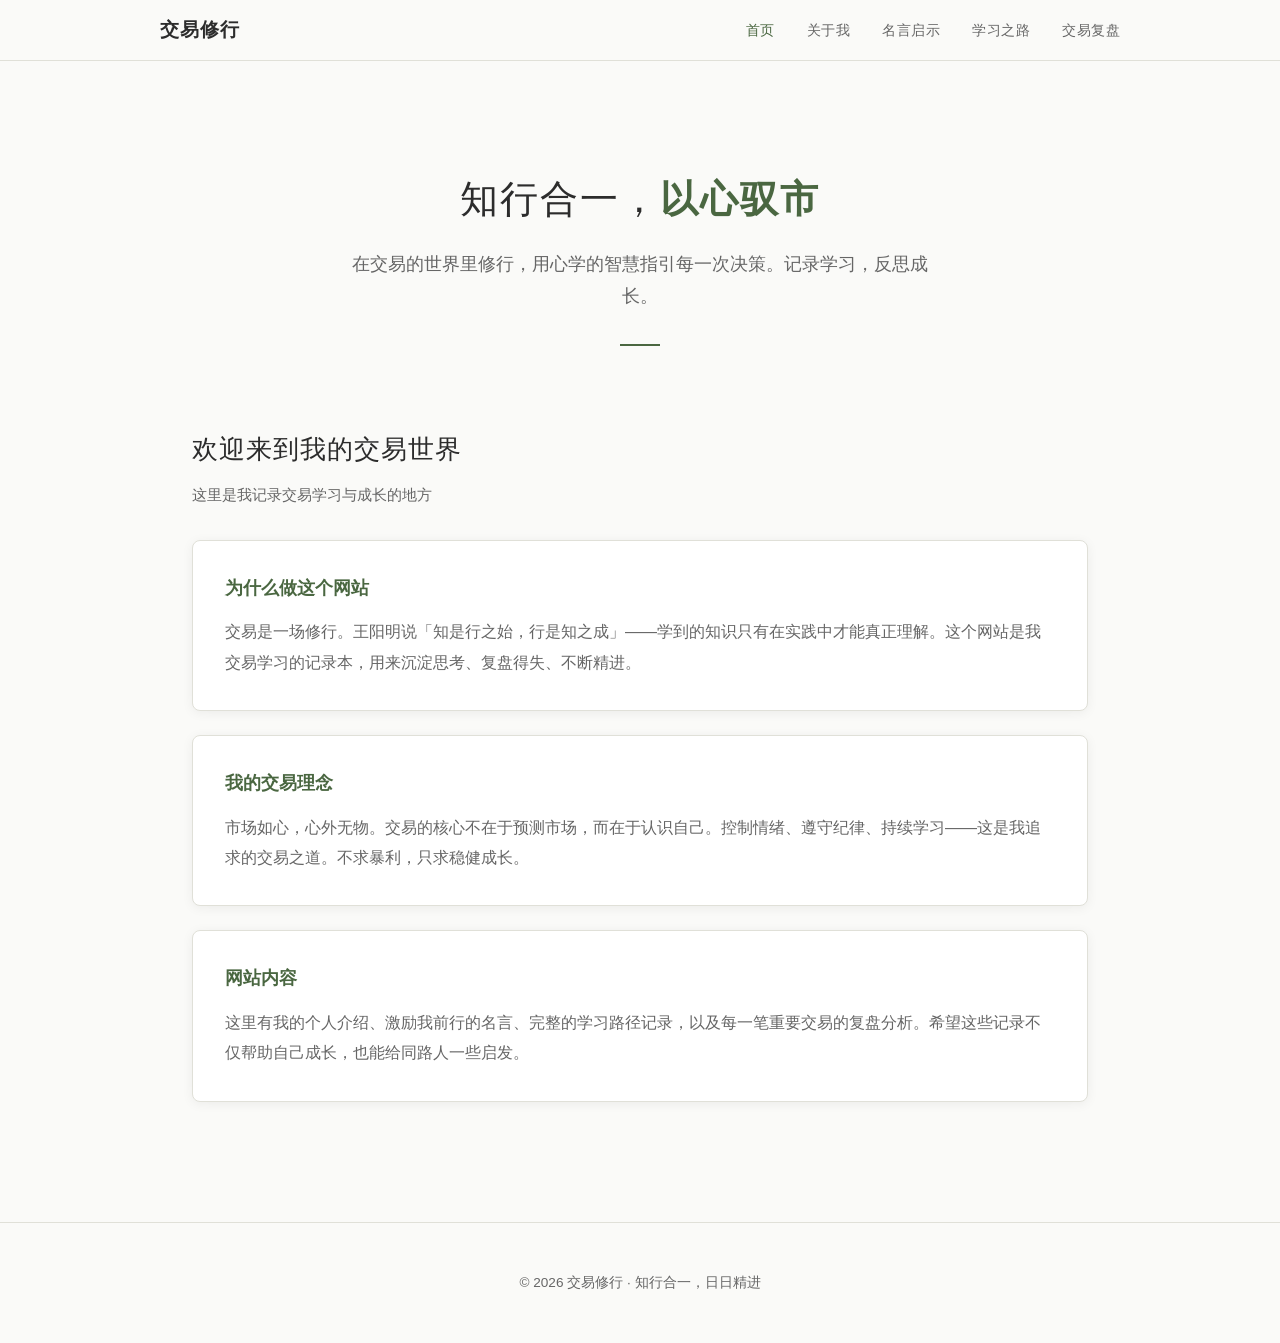
<file: index.html>
<!DOCTYPE html>
<html lang="zh-CN">
<head>
  <meta charset="UTF-8">
  <meta name="viewport" content="width=device-width, initial-scale=1.0">
  <title>交易修行 | 我的交易学习之路</title>
  <link rel="stylesheet" href="css/style.css">
</head>
<body>

  <!-- 导航栏 -->
  <nav>
    <div class="nav-inner">
      <div class="logo">交易修行</div>
      <button class="menu-toggle" onclick="document.querySelector('.nav-links').classList.toggle('open')">&#9776;</button>
      <ul class="nav-links">
        <li><a href="index.html" class="active">首页</a></li>
        <li><a href="about.html">关于我</a></li>
        <li><a href="quotes.html">名言启示</a></li>
        <li><a href="learning.html">学习之路</a></li>
        <li><a href="review.html">交易复盘</a></li>
      </ul>
    </div>
  </nav>

  <main>
    <!-- Hero -->
    <section class="hero">
      <h1>知行合一，<span>以心驭市</span></h1>
      <p>在交易的世界里修行，用心学的智慧指引每一次决策。记录学习，反思成长。</p>
      <div class="divider"></div>
    </section>

    <!-- 简介 -->
    <section>
      <h2 class="section-title">欢迎来到我的交易世界</h2>
      <p class="section-subtitle">这里是我记录交易学习与成长的地方</p>

      <div class="card">
        <h3>为什么做这个网站</h3>
        <p>交易是一场修行。王阳明说「知是行之始，行是知之成」——学到的知识只有在实践中才能真正理解。这个网站是我交易学习的记录本，用来沉淀思考、复盘得失、不断精进。</p>
      </div>

      <div class="card">
        <h3>我的交易理念</h3>
        <p>市场如心，心外无物。交易的核心不在于预测市场，而在于认识自己。控制情绪、遵守纪律、持续学习——这是我追求的交易之道。不求暴利，只求稳健成长。</p>
      </div>

      <div class="card">
        <h3>网站内容</h3>
        <p>这里有我的个人介绍、激励我前行的名言、完整的学习路径记录，以及每一笔重要交易的复盘分析。希望这些记录不仅帮助自己成长，也能给同路人一些启发。</p>
      </div>
    </section>
  </main>

  <footer>
    <p>&copy; 2026 交易修行 &middot; 知行合一，日日精进</p>
  </footer>

</body>
</html>
</file>
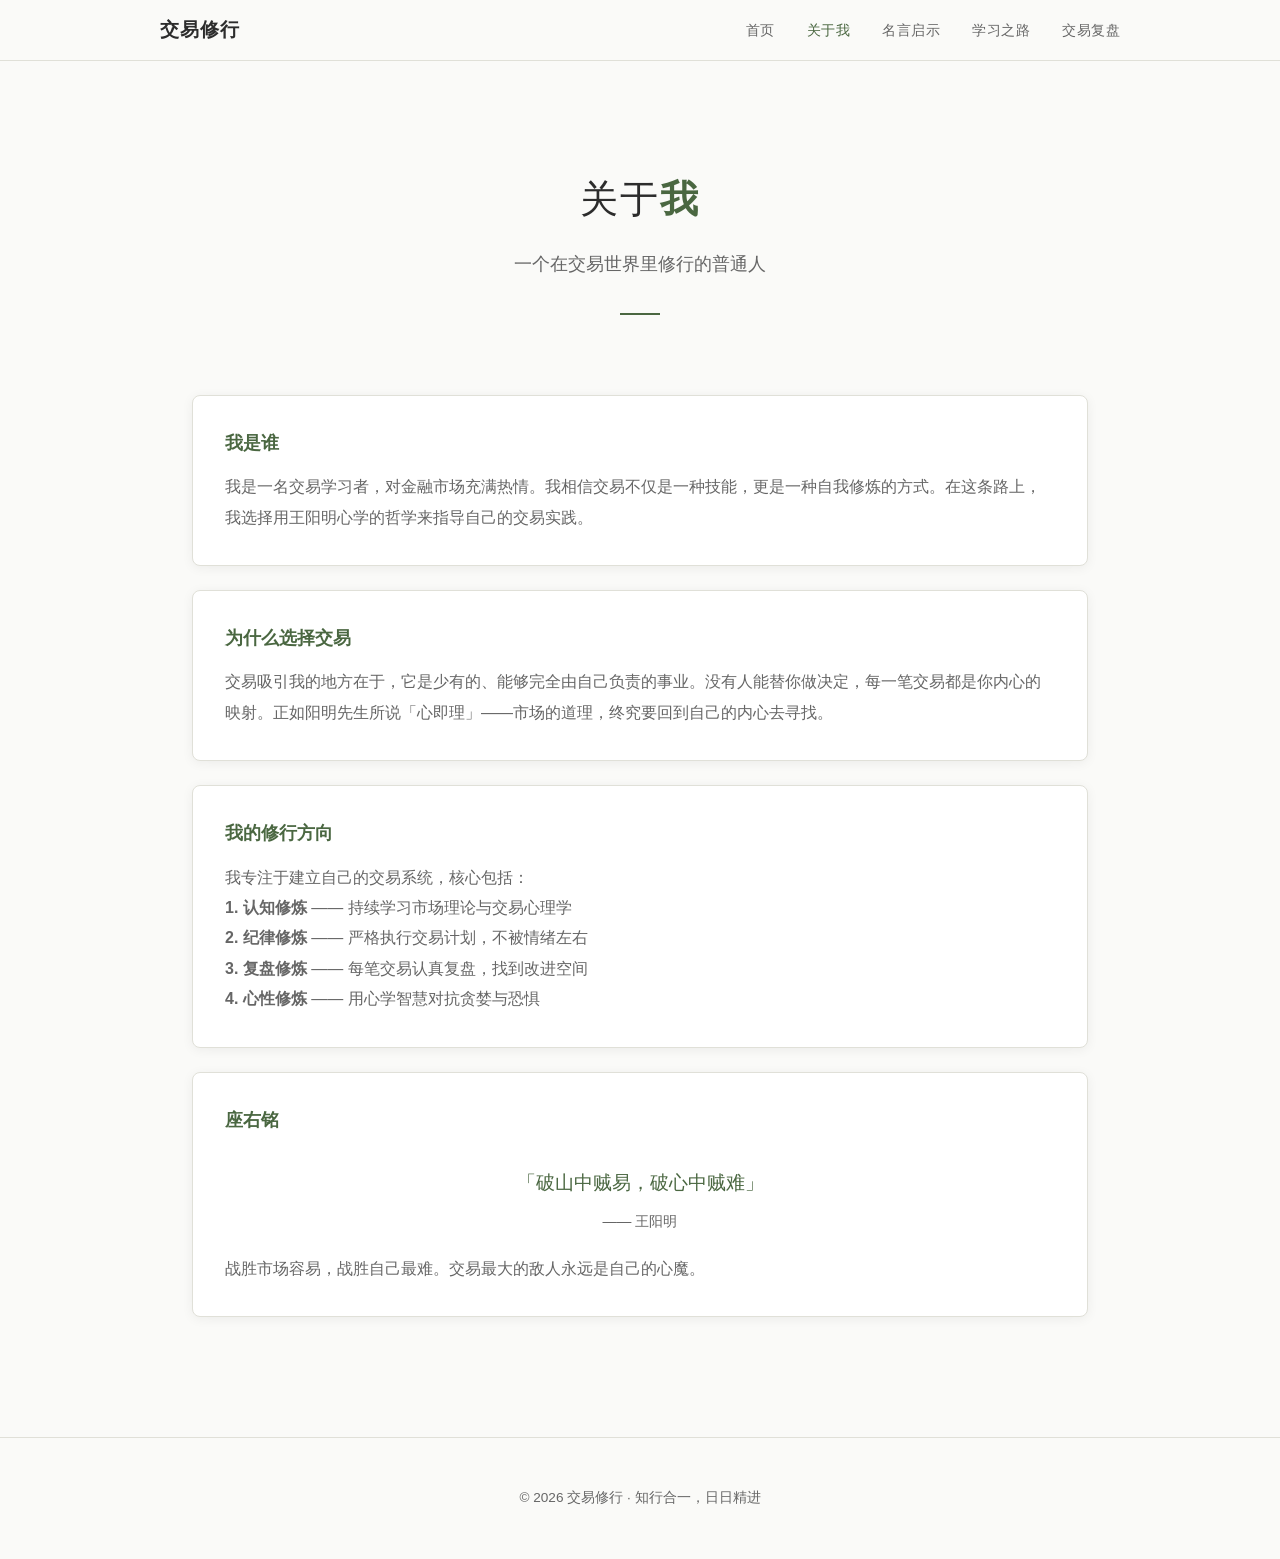
<file: about.html>
<!DOCTYPE html>
<html lang="zh-CN">
<head>
  <meta charset="UTF-8">
  <meta name="viewport" content="width=device-width, initial-scale=1.0">
  <title>关于我 | 交易修行</title>
  <link rel="stylesheet" href="css/style.css">
</head>
<body>

  <nav>
    <div class="nav-inner">
      <div class="logo">交易修行</div>
      <button class="menu-toggle" onclick="document.querySelector('.nav-links').classList.toggle('open')">&#9776;</button>
      <ul class="nav-links">
        <li><a href="index.html">首页</a></li>
        <li><a href="about.html" class="active">关于我</a></li>
        <li><a href="quotes.html">名言启示</a></li>
        <li><a href="learning.html">学习之路</a></li>
        <li><a href="review.html">交易复盘</a></li>
      </ul>
    </div>
  </nav>

  <main>
    <section class="hero">
      <h1>关于<span>我</span></h1>
      <p>一个在交易世界里修行的普通人</p>
      <div class="divider"></div>
    </section>

    <section>
      <div class="card">
        <h3>我是谁</h3>
        <p>我是一名交易学习者，对金融市场充满热情。我相信交易不仅是一种技能，更是一种自我修炼的方式。在这条路上，我选择用王阳明心学的哲学来指导自己的交易实践。</p>
      </div>

      <div class="card">
        <h3>为什么选择交易</h3>
        <p>交易吸引我的地方在于，它是少有的、能够完全由自己负责的事业。没有人能替你做决定，每一笔交易都是你内心的映射。正如阳明先生所说「心即理」——市场的道理，终究要回到自己的内心去寻找。</p>
      </div>

      <div class="card">
        <h3>我的修行方向</h3>
        <p>我专注于建立自己的交易系统，核心包括：</p>
        <p>
          <strong>1. 认知修炼</strong> —— 持续学习市场理论与交易心理学<br>
          <strong>2. 纪律修炼</strong> —— 严格执行交易计划，不被情绪左右<br>
          <strong>3. 复盘修炼</strong> —— 每笔交易认真复盘，找到改进空间<br>
          <strong>4. 心性修炼</strong> —— 用心学智慧对抗贪婪与恐惧
        </p>
      </div>

      <div class="card">
        <h3>座右铭</h3>
        <p style="font-size:1.2rem; text-align:center; padding: 1rem 0; color: var(--accent);">
          「破山中贼易，破心中贼难」<br>
          <span style="font-size:0.9rem; color: var(--text-light);">—— 王阳明</span>
        </p>
        <p>战胜市场容易，战胜自己最难。交易最大的敌人永远是自己的心魔。</p>
      </div>
    </section>
  </main>

  <footer>
    <p>&copy; 2026 交易修行 &middot; 知行合一，日日精进</p>
  </footer>

</body>
</html>
</file>
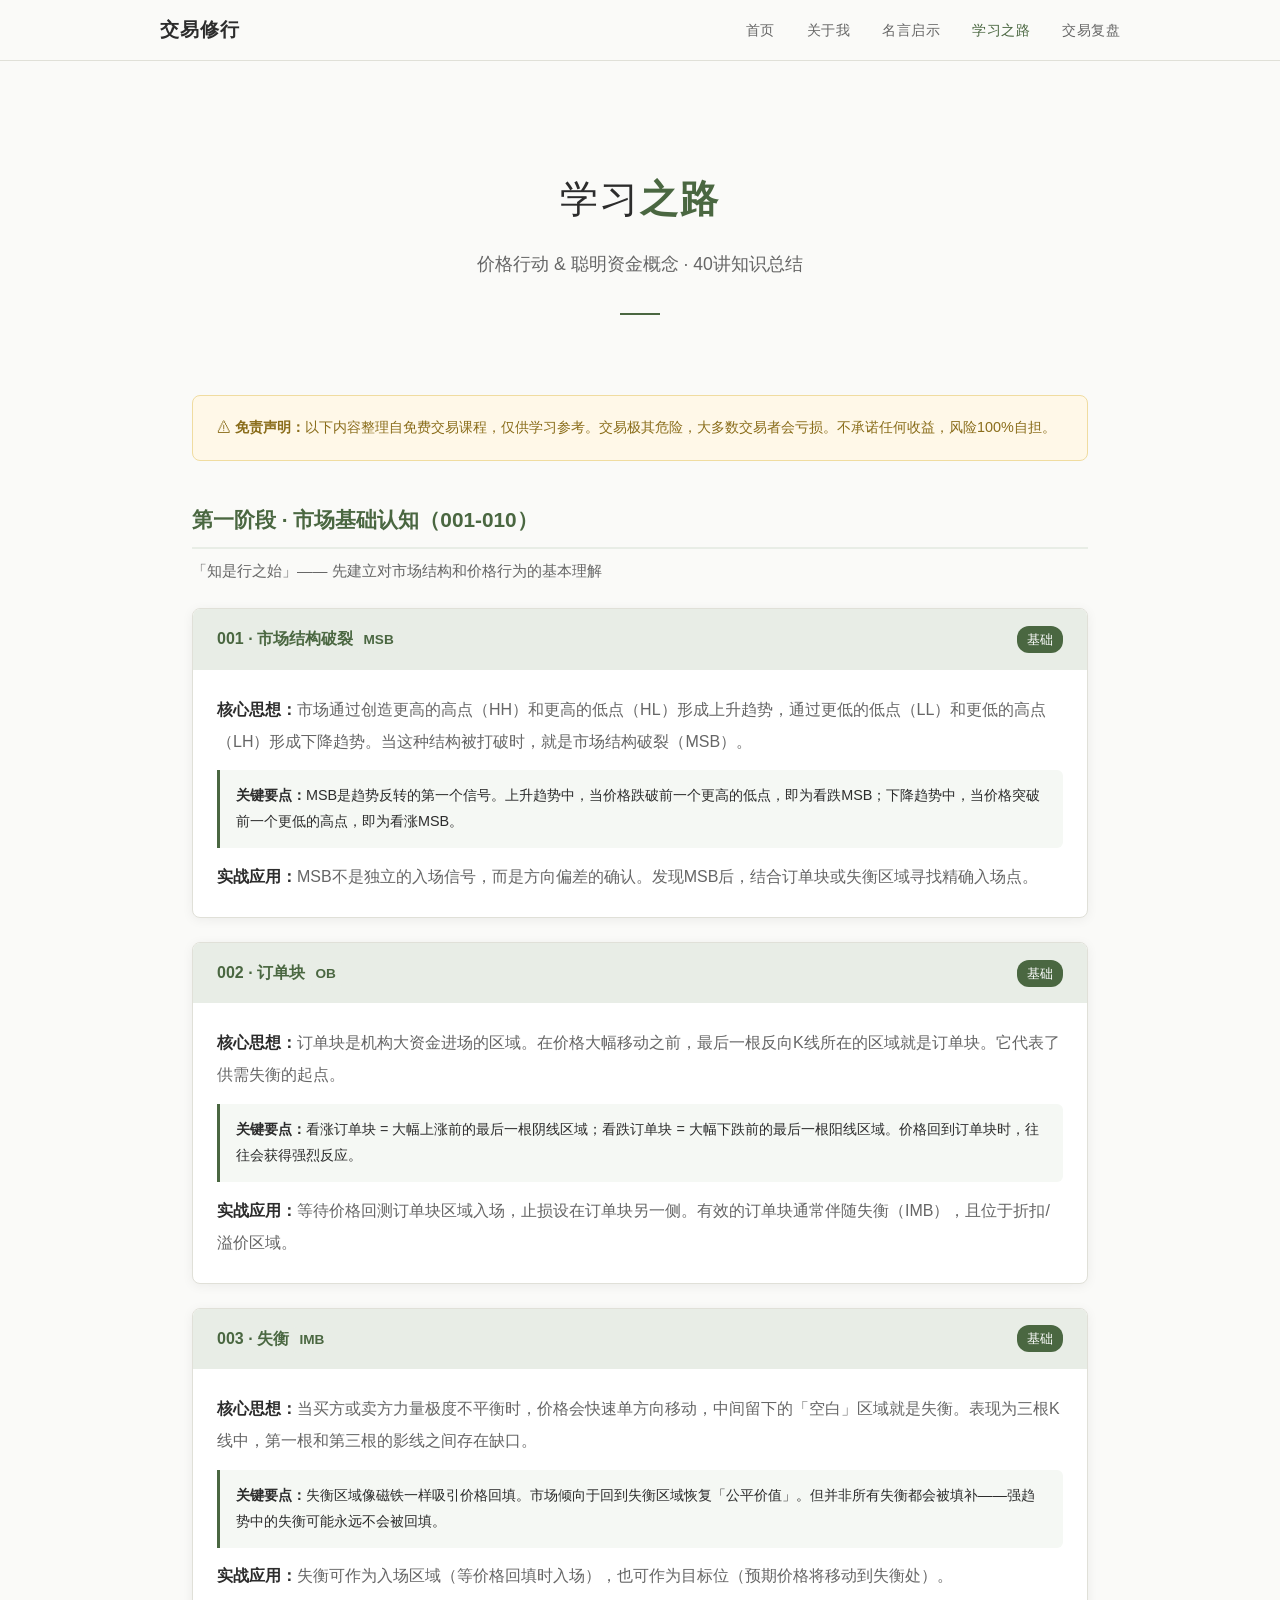
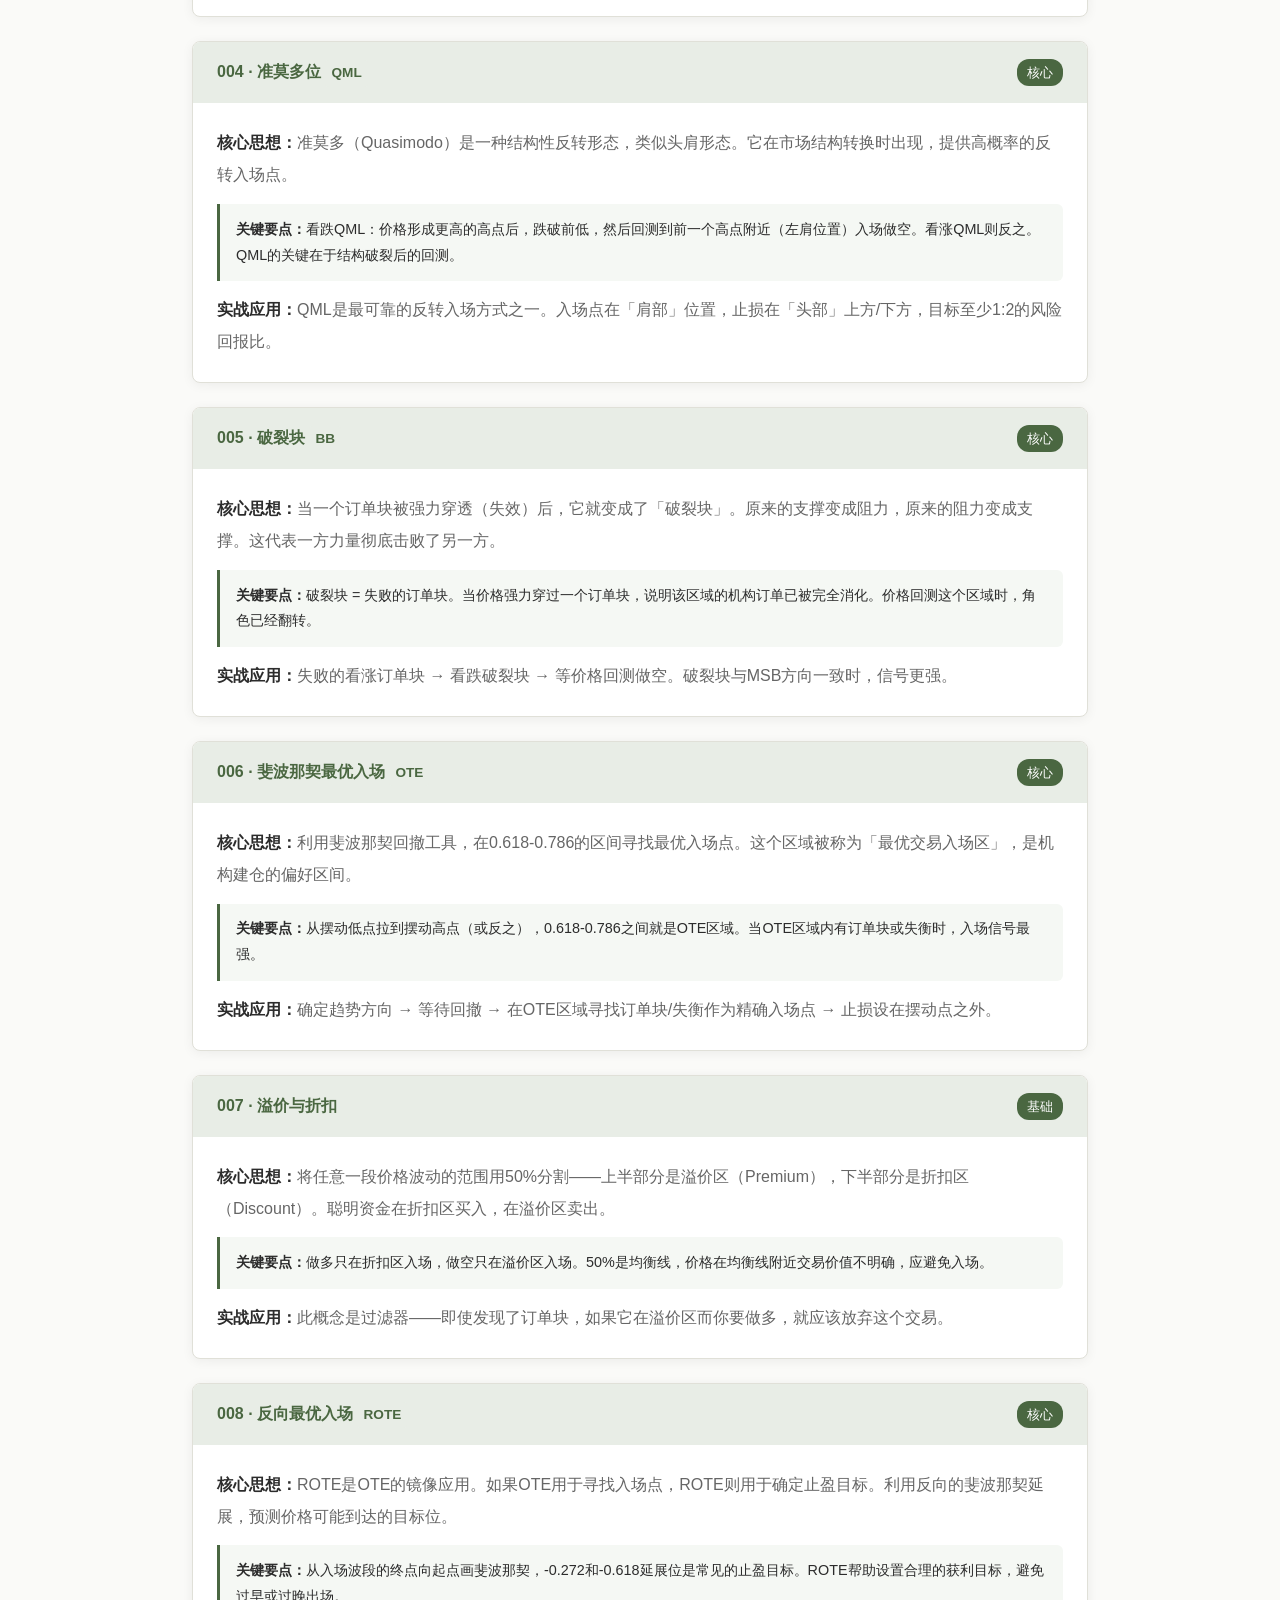
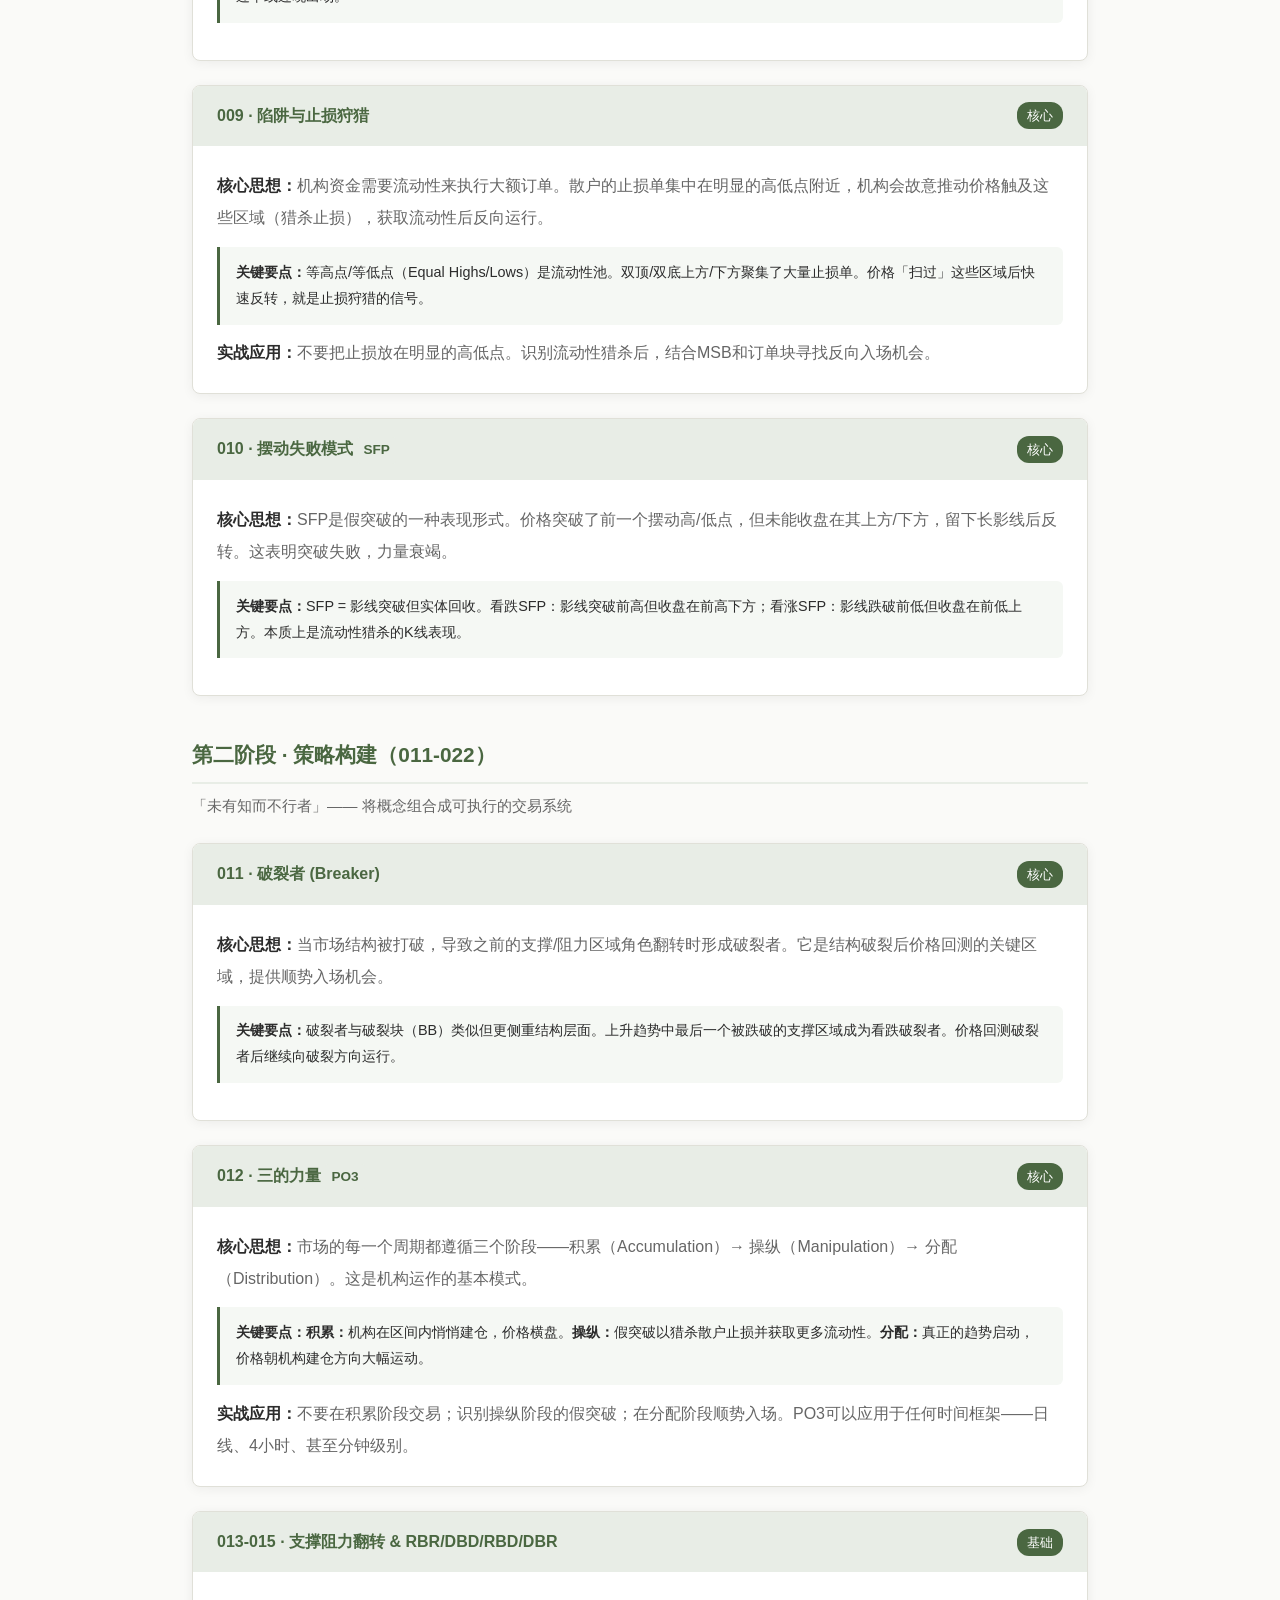
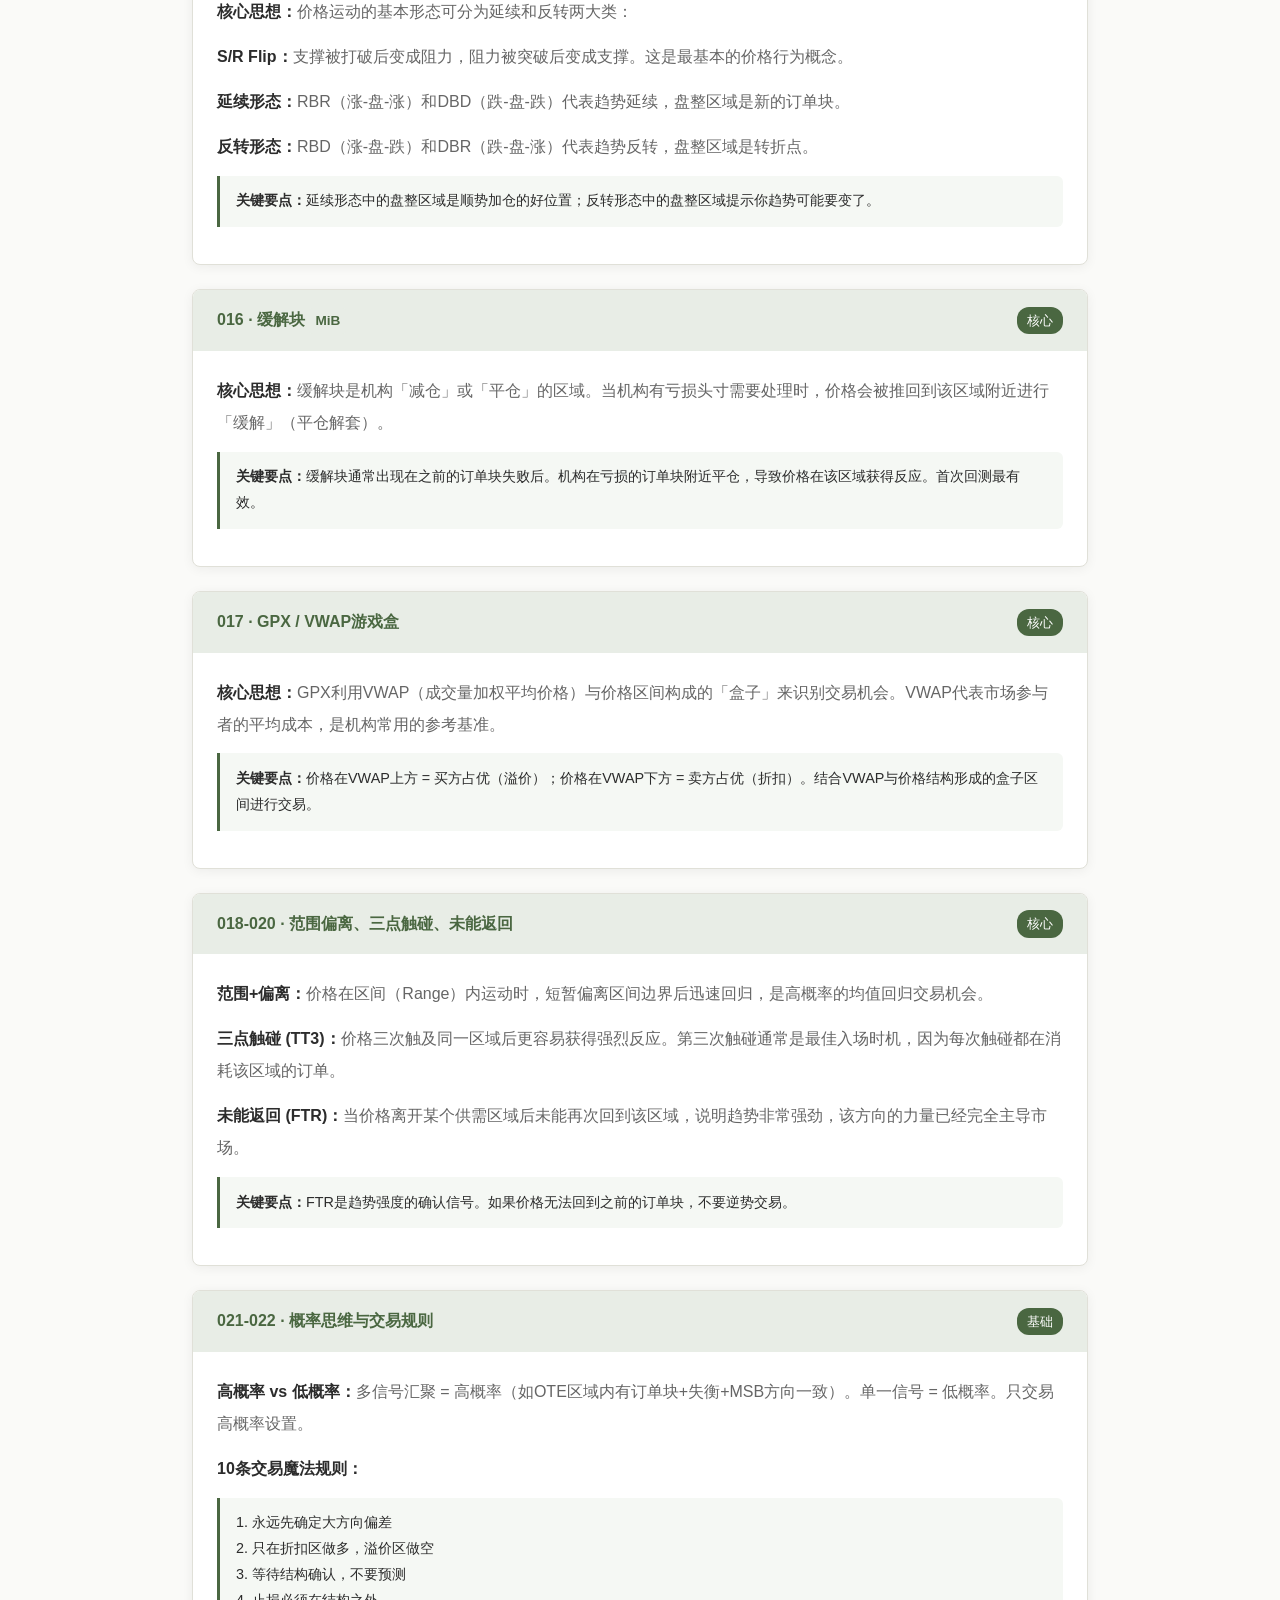
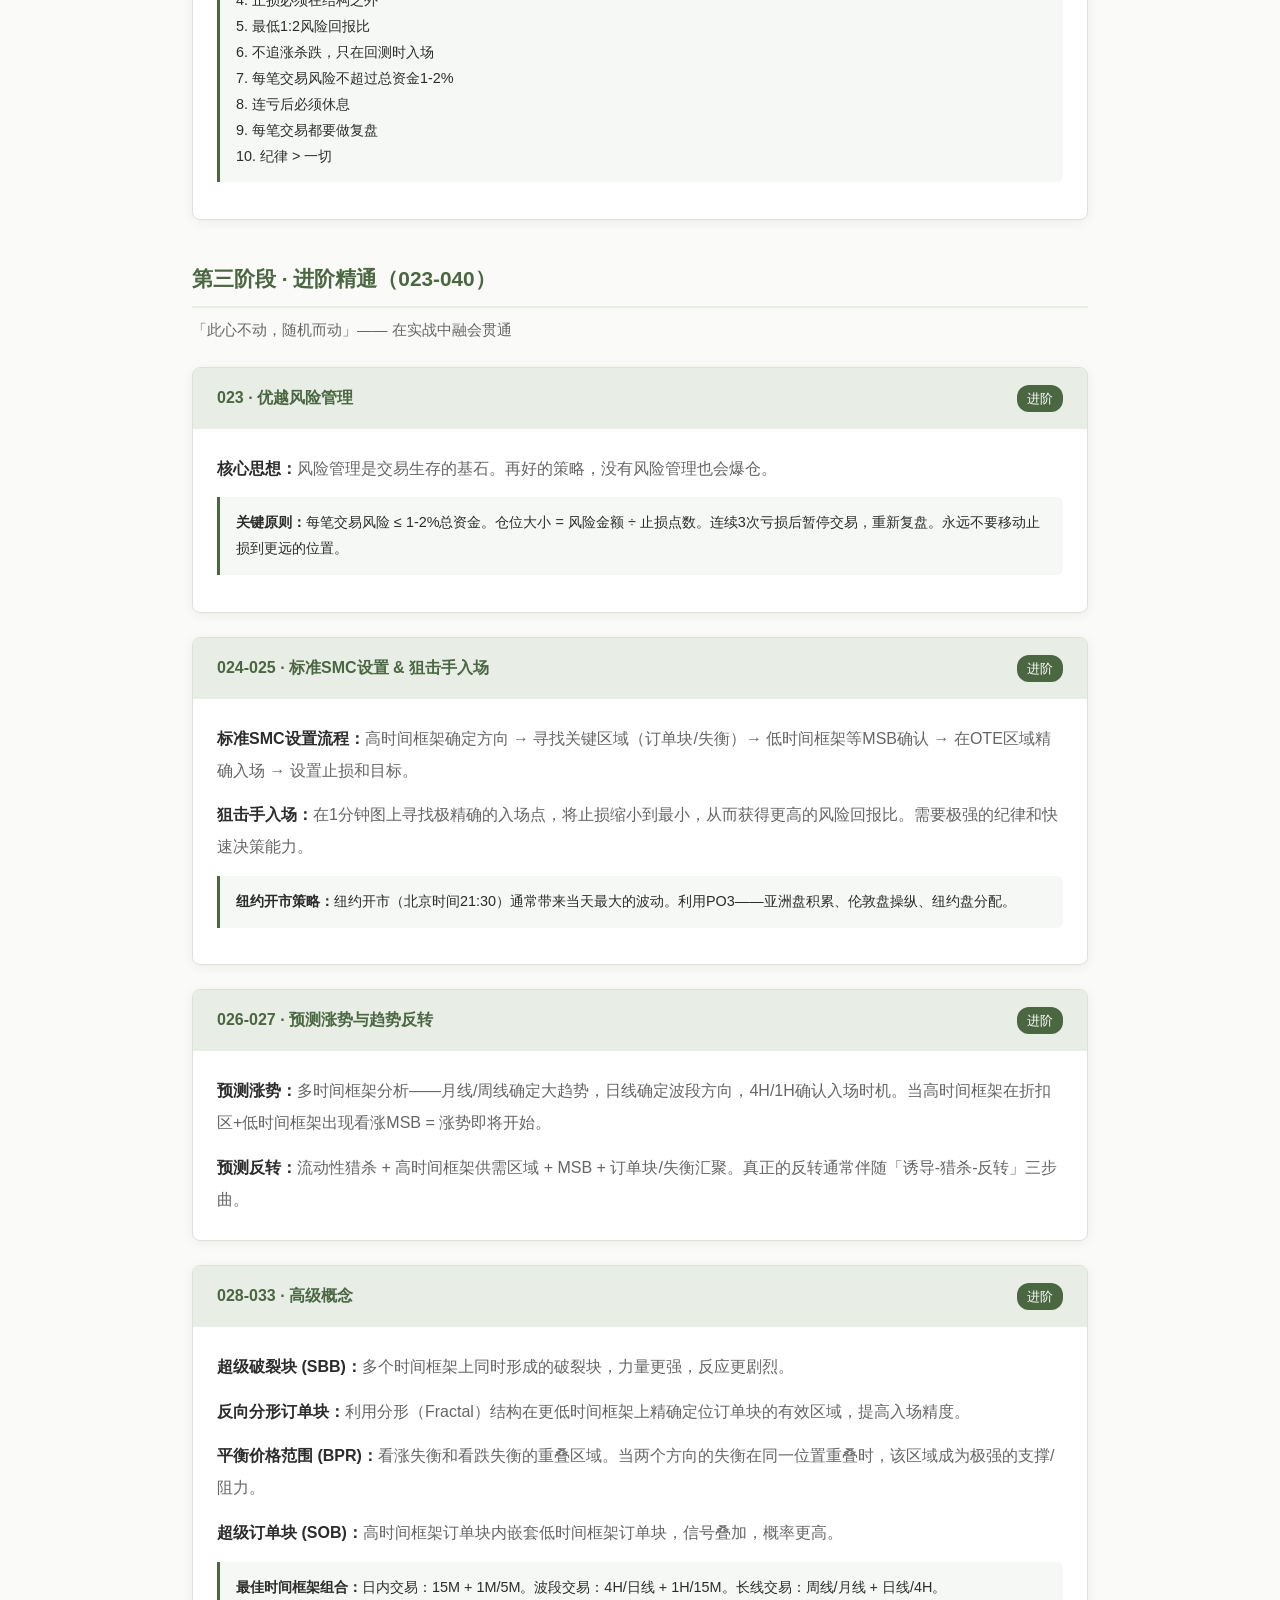
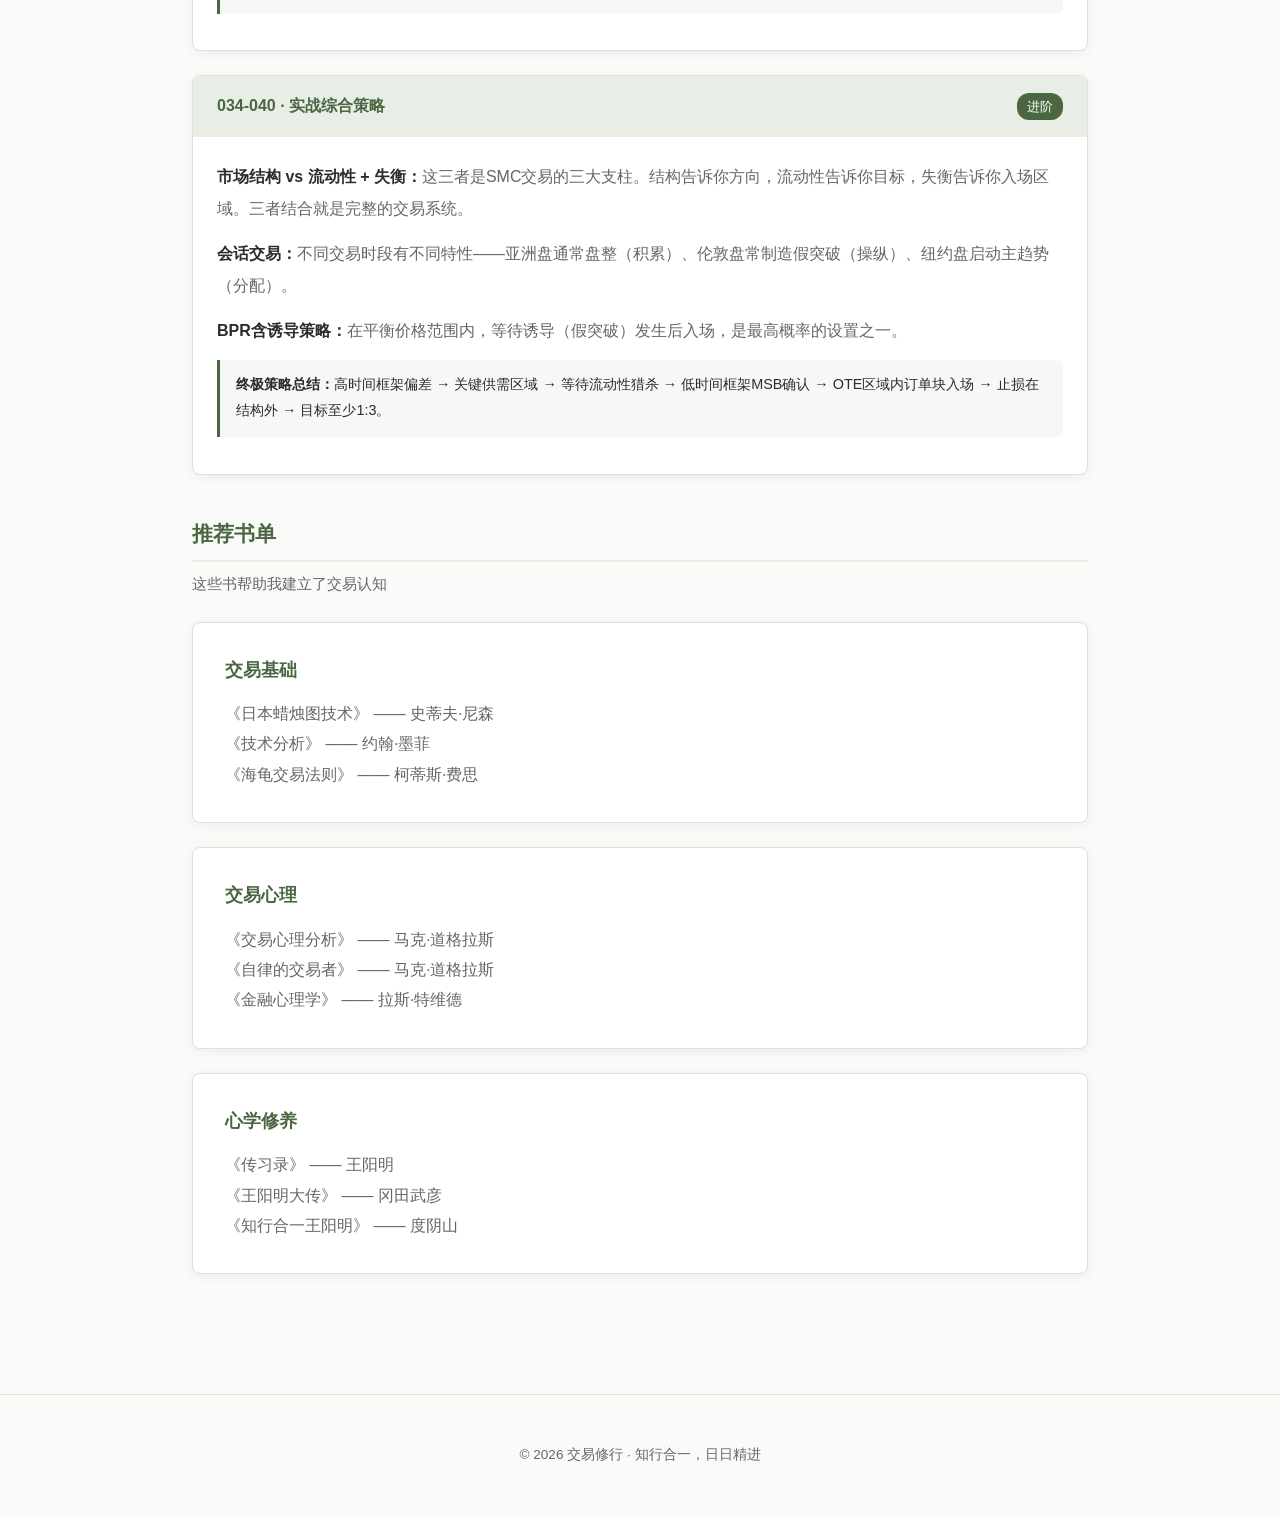
<file: learning.html>
<!DOCTYPE html>
<html lang="zh-CN">
<head>
  <meta charset="UTF-8">
  <meta name="viewport" content="width=device-width, initial-scale=1.0">
  <title>学习之路 | 交易修行</title>
  <link rel="stylesheet" href="css/style.css">
  <style>
    .knowledge-card { background: var(--card-bg); border: 1px solid var(--border); border-radius: 8px; margin-bottom: 1.5rem; box-shadow: var(--shadow); overflow: hidden; }
    .knowledge-card .k-header { background: var(--accent-light); padding: 1rem 1.5rem; display: flex; justify-content: space-between; align-items: center; cursor: pointer; }
    .knowledge-card .k-header h3 { font-size: 1rem; color: var(--accent); margin: 0; }
    .knowledge-card .k-header .k-num { font-size: 0.8rem; background: var(--accent); color: #fff; padding: 2px 10px; border-radius: 12px; }
    .knowledge-card .k-body { padding: 1.5rem; }
    .knowledge-card .k-body p { color: var(--text-light); line-height: 2; margin-bottom: 0.8rem; }
    .knowledge-card .k-body p:last-child { margin-bottom: 0; }
    .knowledge-card .k-body strong { color: var(--text); }
    .knowledge-card .k-body .key-point { background: #f5f8f4; border-left: 3px solid var(--accent); padding: 0.8rem 1rem; margin: 0.8rem 0; border-radius: 0 6px 6px 0; font-size: 0.9rem; color: var(--text); }
    .phase-title { font-size: 1.3rem; font-weight: 600; color: var(--accent); margin: 2.5rem 0 0.5rem; padding-bottom: 0.5rem; border-bottom: 2px solid var(--accent-light); }
    .phase-desc { color: var(--text-light); margin-bottom: 1.5rem; font-size: 0.95rem; }
    .abbr-inline { display: inline-block; background: var(--accent-light); color: var(--accent); padding: 1px 6px; border-radius: 4px; font-size: 0.85rem; font-weight: 600; }
  </style>
</head>
<body>

  <nav>
    <div class="nav-inner">
      <div class="logo">交易修行</div>
      <button class="menu-toggle" onclick="document.querySelector('.nav-links').classList.toggle('open')">&#9776;</button>
      <ul class="nav-links">
        <li><a href="index.html">首页</a></li>
        <li><a href="about.html">关于我</a></li>
        <li><a href="quotes.html">名言启示</a></li>
        <li><a href="learning.html" class="active">学习之路</a></li>
        <li><a href="review.html">交易复盘</a></li>
      </ul>
    </div>
  </nav>

  <main>
    <section class="hero">
      <h1>学习<span>之路</span></h1>
      <p>价格行动 &amp; 聪明资金概念 · 40讲知识总结</p>
      <div class="divider"></div>
    </section>

    <div class="disclaimer" style="background:#fff8e8; border:1px solid #f0dca0; border-radius:8px; padding:1.2rem 1.5rem; margin-bottom:2rem; font-size:0.9rem; color:#8a6d1b;">
      ⚠ <strong>免责声明：</strong>以下内容整理自免费交易课程，仅供学习参考。交易极其危险，大多数交易者会亏损。不承诺任何收益，风险100%自担。
    </div>

    <!-- ===== 第一阶段：基础概念 ===== -->
    <div class="phase-title">第一阶段 · 市场基础认知（001-010）</div>
    <p class="phase-desc">「知是行之始」—— 先建立对市场结构和价格行为的基本理解</p>

    <div class="knowledge-card">
      <div class="k-header">
        <h3>001 · 市场结构破裂 <span class="abbr-inline">MSB</span></h3>
        <span class="k-num">基础</span>
      </div>
      <div class="k-body">
        <p><strong>核心思想：</strong>市场通过创造更高的高点（HH）和更高的低点（HL）形成上升趋势，通过更低的低点（LL）和更低的高点（LH）形成下降趋势。当这种结构被打破时，就是市场结构破裂（MSB）。</p>
        <div class="key-point">
          <strong>关键要点：</strong>MSB是趋势反转的第一个信号。上升趋势中，当价格跌破前一个更高的低点，即为看跌MSB；下降趋势中，当价格突破前一个更低的高点，即为看涨MSB。
        </div>
        <p><strong>实战应用：</strong>MSB不是独立的入场信号，而是方向偏差的确认。发现MSB后，结合订单块或失衡区域寻找精确入场点。</p>
      </div>
    </div>

    <div class="knowledge-card">
      <div class="k-header">
        <h3>002 · 订单块 <span class="abbr-inline">OB</span></h3>
        <span class="k-num">基础</span>
      </div>
      <div class="k-body">
        <p><strong>核心思想：</strong>订单块是机构大资金进场的区域。在价格大幅移动之前，最后一根反向K线所在的区域就是订单块。它代表了供需失衡的起点。</p>
        <div class="key-point">
          <strong>关键要点：</strong>看涨订单块 = 大幅上涨前的最后一根阴线区域；看跌订单块 = 大幅下跌前的最后一根阳线区域。价格回到订单块时，往往会获得强烈反应。
        </div>
        <p><strong>实战应用：</strong>等待价格回测订单块区域入场，止损设在订单块另一侧。有效的订单块通常伴随失衡（IMB），且位于折扣/溢价区域。</p>
      </div>
    </div>

    <div class="knowledge-card">
      <div class="k-header">
        <h3>003 · 失衡 <span class="abbr-inline">IMB</span></h3>
        <span class="k-num">基础</span>
      </div>
      <div class="k-body">
        <p><strong>核心思想：</strong>当买方或卖方力量极度不平衡时，价格会快速单方向移动，中间留下的「空白」区域就是失衡。表现为三根K线中，第一根和第三根的影线之间存在缺口。</p>
        <div class="key-point">
          <strong>关键要点：</strong>失衡区域像磁铁一样吸引价格回填。市场倾向于回到失衡区域恢复「公平价值」。但并非所有失衡都会被填补——强趋势中的失衡可能永远不会被回填。
        </div>
        <p><strong>实战应用：</strong>失衡可作为入场区域（等价格回填时入场），也可作为目标位（预期价格将移动到失衡处）。</p>
      </div>
    </div>

    <div class="knowledge-card">
      <div class="k-header">
        <h3>004 · 准莫多位 <span class="abbr-inline">QML</span></h3>
        <span class="k-num">核心</span>
      </div>
      <div class="k-body">
        <p><strong>核心思想：</strong>准莫多（Quasimodo）是一种结构性反转形态，类似头肩形态。它在市场结构转换时出现，提供高概率的反转入场点。</p>
        <div class="key-point">
          <strong>关键要点：</strong>看跌QML：价格形成更高的高点后，跌破前低，然后回测到前一个高点附近（左肩位置）入场做空。看涨QML则反之。QML的关键在于结构破裂后的回测。
        </div>
        <p><strong>实战应用：</strong>QML是最可靠的反转入场方式之一。入场点在「肩部」位置，止损在「头部」上方/下方，目标至少1:2的风险回报比。</p>
      </div>
    </div>

    <div class="knowledge-card">
      <div class="k-header">
        <h3>005 · 破裂块 <span class="abbr-inline">BB</span></h3>
        <span class="k-num">核心</span>
      </div>
      <div class="k-body">
        <p><strong>核心思想：</strong>当一个订单块被强力穿透（失效）后，它就变成了「破裂块」。原来的支撑变成阻力，原来的阻力变成支撑。这代表一方力量彻底击败了另一方。</p>
        <div class="key-point">
          <strong>关键要点：</strong>破裂块 = 失败的订单块。当价格强力穿过一个订单块，说明该区域的机构订单已被完全消化。价格回测这个区域时，角色已经翻转。
        </div>
        <p><strong>实战应用：</strong>失败的看涨订单块 → 看跌破裂块 → 等价格回测做空。破裂块与MSB方向一致时，信号更强。</p>
      </div>
    </div>

    <div class="knowledge-card">
      <div class="k-header">
        <h3>006 · 斐波那契最优入场 <span class="abbr-inline">OTE</span></h3>
        <span class="k-num">核心</span>
      </div>
      <div class="k-body">
        <p><strong>核心思想：</strong>利用斐波那契回撤工具，在0.618-0.786的区间寻找最优入场点。这个区域被称为「最优交易入场区」，是机构建仓的偏好区间。</p>
        <div class="key-point">
          <strong>关键要点：</strong>从摆动低点拉到摆动高点（或反之），0.618-0.786之间就是OTE区域。当OTE区域内有订单块或失衡时，入场信号最强。
        </div>
        <p><strong>实战应用：</strong>确定趋势方向 → 等待回撤 → 在OTE区域寻找订单块/失衡作为精确入场点 → 止损设在摆动点之外。</p>
      </div>
    </div>

    <div class="knowledge-card">
      <div class="k-header">
        <h3>007 · 溢价与折扣</h3>
        <span class="k-num">基础</span>
      </div>
      <div class="k-body">
        <p><strong>核心思想：</strong>将任意一段价格波动的范围用50%分割——上半部分是溢价区（Premium），下半部分是折扣区（Discount）。聪明资金在折扣区买入，在溢价区卖出。</p>
        <div class="key-point">
          <strong>关键要点：</strong>做多只在折扣区入场，做空只在溢价区入场。50%是均衡线，价格在均衡线附近交易价值不明确，应避免入场。
        </div>
        <p><strong>实战应用：</strong>此概念是过滤器——即使发现了订单块，如果它在溢价区而你要做多，就应该放弃这个交易。</p>
      </div>
    </div>

    <div class="knowledge-card">
      <div class="k-header">
        <h3>008 · 反向最优入场 <span class="abbr-inline">ROTE</span></h3>
        <span class="k-num">核心</span>
      </div>
      <div class="k-body">
        <p><strong>核心思想：</strong>ROTE是OTE的镜像应用。如果OTE用于寻找入场点，ROTE则用于确定止盈目标。利用反向的斐波那契延展，预测价格可能到达的目标位。</p>
        <div class="key-point">
          <strong>关键要点：</strong>从入场波段的终点向起点画斐波那契，-0.272和-0.618延展位是常见的止盈目标。ROTE帮助设置合理的获利目标，避免过早或过晚出场。
        </div>
      </div>
    </div>

    <div class="knowledge-card">
      <div class="k-header">
        <h3>009 · 陷阱与止损狩猎</h3>
        <span class="k-num">核心</span>
      </div>
      <div class="k-body">
        <p><strong>核心思想：</strong>机构资金需要流动性来执行大额订单。散户的止损单集中在明显的高低点附近，机构会故意推动价格触及这些区域（猎杀止损），获取流动性后反向运行。</p>
        <div class="key-point">
          <strong>关键要点：</strong>等高点/等低点（Equal Highs/Lows）是流动性池。双顶/双底上方/下方聚集了大量止损单。价格「扫过」这些区域后快速反转，就是止损狩猎的信号。
        </div>
        <p><strong>实战应用：</strong>不要把止损放在明显的高低点。识别流动性猎杀后，结合MSB和订单块寻找反向入场机会。</p>
      </div>
    </div>

    <div class="knowledge-card">
      <div class="k-header">
        <h3>010 · 摆动失败模式 <span class="abbr-inline">SFP</span></h3>
        <span class="k-num">核心</span>
      </div>
      <div class="k-body">
        <p><strong>核心思想：</strong>SFP是假突破的一种表现形式。价格突破了前一个摆动高/低点，但未能收盘在其上方/下方，留下长影线后反转。这表明突破失败，力量衰竭。</p>
        <div class="key-point">
          <strong>关键要点：</strong>SFP = 影线突破但实体回收。看跌SFP：影线突破前高但收盘在前高下方；看涨SFP：影线跌破前低但收盘在前低上方。本质上是流动性猎杀的K线表现。
        </div>
      </div>
    </div>

    <!-- ===== 第二阶段 ===== -->
    <div class="phase-title">第二阶段 · 策略构建（011-022）</div>
    <p class="phase-desc">「未有知而不行者」—— 将概念组合成可执行的交易系统</p>

    <div class="knowledge-card">
      <div class="k-header">
        <h3>011 · 破裂者 (Breaker)</h3>
        <span class="k-num">核心</span>
      </div>
      <div class="k-body">
        <p><strong>核心思想：</strong>当市场结构被打破，导致之前的支撑/阻力区域角色翻转时形成破裂者。它是结构破裂后价格回测的关键区域，提供顺势入场机会。</p>
        <div class="key-point">
          <strong>关键要点：</strong>破裂者与破裂块（BB）类似但更侧重结构层面。上升趋势中最后一个被跌破的支撑区域成为看跌破裂者。价格回测破裂者后继续向破裂方向运行。
        </div>
      </div>
    </div>

    <div class="knowledge-card">
      <div class="k-header">
        <h3>012 · 三的力量 <span class="abbr-inline">PO3</span></h3>
        <span class="k-num">核心</span>
      </div>
      <div class="k-body">
        <p><strong>核心思想：</strong>市场的每一个周期都遵循三个阶段——积累（Accumulation）→ 操纵（Manipulation）→ 分配（Distribution）。这是机构运作的基本模式。</p>
        <div class="key-point">
          <strong>关键要点：</strong><strong>积累：</strong>机构在区间内悄悄建仓，价格横盘。<strong>操纵：</strong>假突破以猎杀散户止损并获取更多流动性。<strong>分配：</strong>真正的趋势启动，价格朝机构建仓方向大幅运动。
        </div>
        <p><strong>实战应用：</strong>不要在积累阶段交易；识别操纵阶段的假突破；在分配阶段顺势入场。PO3可以应用于任何时间框架——日线、4小时、甚至分钟级别。</p>
      </div>
    </div>

    <div class="knowledge-card">
      <div class="k-header">
        <h3>013-015 · 支撑阻力翻转 &amp; RBR/DBD/RBD/DBR</h3>
        <span class="k-num">基础</span>
      </div>
      <div class="k-body">
        <p><strong>核心思想：</strong>价格运动的基本形态可分为延续和反转两大类：</p>
        <p><strong>S/R Flip：</strong>支撑被打破后变成阻力，阻力被突破后变成支撑。这是最基本的价格行为概念。</p>
        <p><strong>延续形态：</strong>RBR（涨-盘-涨）和DBD（跌-盘-跌）代表趋势延续，盘整区域是新的订单块。</p>
        <p><strong>反转形态：</strong>RBD（涨-盘-跌）和DBR（跌-盘-涨）代表趋势反转，盘整区域是转折点。</p>
        <div class="key-point">
          <strong>关键要点：</strong>延续形态中的盘整区域是顺势加仓的好位置；反转形态中的盘整区域提示你趋势可能要变了。
        </div>
      </div>
    </div>

    <div class="knowledge-card">
      <div class="k-header">
        <h3>016 · 缓解块 <span class="abbr-inline">MiB</span></h3>
        <span class="k-num">核心</span>
      </div>
      <div class="k-body">
        <p><strong>核心思想：</strong>缓解块是机构「减仓」或「平仓」的区域。当机构有亏损头寸需要处理时，价格会被推回到该区域附近进行「缓解」（平仓解套）。</p>
        <div class="key-point">
          <strong>关键要点：</strong>缓解块通常出现在之前的订单块失败后。机构在亏损的订单块附近平仓，导致价格在该区域获得反应。首次回测最有效。
        </div>
      </div>
    </div>

    <div class="knowledge-card">
      <div class="k-header">
        <h3>017 · GPX / VWAP游戏盒</h3>
        <span class="k-num">核心</span>
      </div>
      <div class="k-body">
        <p><strong>核心思想：</strong>GPX利用VWAP（成交量加权平均价格）与价格区间构成的「盒子」来识别交易机会。VWAP代表市场参与者的平均成本，是机构常用的参考基准。</p>
        <div class="key-point">
          <strong>关键要点：</strong>价格在VWAP上方 = 买方占优（溢价）；价格在VWAP下方 = 卖方占优（折扣）。结合VWAP与价格结构形成的盒子区间进行交易。
        </div>
      </div>
    </div>

    <div class="knowledge-card">
      <div class="k-header">
        <h3>018-020 · 范围偏离、三点触碰、未能返回</h3>
        <span class="k-num">核心</span>
      </div>
      <div class="k-body">
        <p><strong>范围+偏离：</strong>价格在区间（Range）内运动时，短暂偏离区间边界后迅速回归，是高概率的均值回归交易机会。</p>
        <p><strong>三点触碰 (TT3)：</strong>价格三次触及同一区域后更容易获得强烈反应。第三次触碰通常是最佳入场时机，因为每次触碰都在消耗该区域的订单。</p>
        <p><strong>未能返回 (FTR)：</strong>当价格离开某个供需区域后未能再次回到该区域，说明趋势非常强劲，该方向的力量已经完全主导市场。</p>
        <div class="key-point">
          <strong>关键要点：</strong>FTR是趋势强度的确认信号。如果价格无法回到之前的订单块，不要逆势交易。
        </div>
      </div>
    </div>

    <div class="knowledge-card">
      <div class="k-header">
        <h3>021-022 · 概率思维与交易规则</h3>
        <span class="k-num">基础</span>
      </div>
      <div class="k-body">
        <p><strong>高概率 vs 低概率：</strong>多信号汇聚 = 高概率（如OTE区域内有订单块+失衡+MSB方向一致）。单一信号 = 低概率。只交易高概率设置。</p>
        <p><strong>10条交易魔法规则：</strong></p>
        <div class="key-point">
          1. 永远先确定大方向偏差<br>
          2. 只在折扣区做多，溢价区做空<br>
          3. 等待结构确认，不要预测<br>
          4. 止损必须在结构之外<br>
          5. 最低1:2风险回报比<br>
          6. 不追涨杀跌，只在回测时入场<br>
          7. 每笔交易风险不超过总资金1-2%<br>
          8. 连亏后必须休息<br>
          9. 每笔交易都要做复盘<br>
          10. 纪律 > 一切
        </div>
      </div>
    </div>

    <!-- ===== 第三阶段 ===== -->
    <div class="phase-title">第三阶段 · 进阶精通（023-040）</div>
    <p class="phase-desc">「此心不动，随机而动」—— 在实战中融会贯通</p>

    <div class="knowledge-card">
      <div class="k-header">
        <h3>023 · 优越风险管理</h3>
        <span class="k-num">进阶</span>
      </div>
      <div class="k-body">
        <p><strong>核心思想：</strong>风险管理是交易生存的基石。再好的策略，没有风险管理也会爆仓。</p>
        <div class="key-point">
          <strong>关键原则：</strong>每笔交易风险 ≤ 1-2%总资金。仓位大小 = 风险金额 ÷ 止损点数。连续3次亏损后暂停交易，重新复盘。永远不要移动止损到更远的位置。
        </div>
      </div>
    </div>

    <div class="knowledge-card">
      <div class="k-header">
        <h3>024-025 · 标准SMC设置 &amp; 狙击手入场</h3>
        <span class="k-num">进阶</span>
      </div>
      <div class="k-body">
        <p><strong>标准SMC设置流程：</strong>高时间框架确定方向 → 寻找关键区域（订单块/失衡）→ 低时间框架等MSB确认 → 在OTE区域精确入场 → 设置止损和目标。</p>
        <p><strong>狙击手入场：</strong>在1分钟图上寻找极精确的入场点，将止损缩小到最小，从而获得更高的风险回报比。需要极强的纪律和快速决策能力。</p>
        <div class="key-point">
          <strong>纽约开市策略：</strong>纽约开市（北京时间21:30）通常带来当天最大的波动。利用PO3——亚洲盘积累、伦敦盘操纵、纽约盘分配。
        </div>
      </div>
    </div>

    <div class="knowledge-card">
      <div class="k-header">
        <h3>026-027 · 预测涨势与趋势反转</h3>
        <span class="k-num">进阶</span>
      </div>
      <div class="k-body">
        <p><strong>预测涨势：</strong>多时间框架分析——月线/周线确定大趋势，日线确定波段方向，4H/1H确认入场时机。当高时间框架在折扣区+低时间框架出现看涨MSB = 涨势即将开始。</p>
        <p><strong>预测反转：</strong>流动性猎杀 + 高时间框架供需区域 + MSB + 订单块/失衡汇聚。真正的反转通常伴随「诱导-猎杀-反转」三步曲。</p>
      </div>
    </div>

    <div class="knowledge-card">
      <div class="k-header">
        <h3>028-033 · 高级概念</h3>
        <span class="k-num">进阶</span>
      </div>
      <div class="k-body">
        <p><strong>超级破裂块 (SBB)：</strong>多个时间框架上同时形成的破裂块，力量更强，反应更剧烈。</p>
        <p><strong>反向分形订单块：</strong>利用分形（Fractal）结构在更低时间框架上精确定位订单块的有效区域，提高入场精度。</p>
        <p><strong>平衡价格范围 (BPR)：</strong>看涨失衡和看跌失衡的重叠区域。当两个方向的失衡在同一位置重叠时，该区域成为极强的支撑/阻力。</p>
        <p><strong>超级订单块 (SOB)：</strong>高时间框架订单块内嵌套低时间框架订单块，信号叠加，概率更高。</p>
        <div class="key-point">
          <strong>最佳时间框架组合：</strong>日内交易：15M + 1M/5M。波段交易：4H/日线 + 1H/15M。长线交易：周线/月线 + 日线/4H。
        </div>
      </div>
    </div>

    <div class="knowledge-card">
      <div class="k-header">
        <h3>034-040 · 实战综合策略</h3>
        <span class="k-num">进阶</span>
      </div>
      <div class="k-body">
        <p><strong>市场结构 vs 流动性 + 失衡：</strong>这三者是SMC交易的三大支柱。结构告诉你方向，流动性告诉你目标，失衡告诉你入场区域。三者结合就是完整的交易系统。</p>
        <p><strong>会话交易：</strong>不同交易时段有不同特性——亚洲盘通常盘整（积累）、伦敦盘常制造假突破（操纵）、纽约盘启动主趋势（分配）。</p>
        <p><strong>BPR含诱导策略：</strong>在平衡价格范围内，等待诱导（假突破）发生后入场，是最高概率的设置之一。</p>
        <div class="key-point">
          <strong>终极策略总结：</strong>高时间框架偏差 → 关键供需区域 → 等待流动性猎杀 → 低时间框架MSB确认 → OTE区域内订单块入场 → 止损在结构外 → 目标至少1:3。
        </div>
      </div>
    </div>

    <!-- ===== 推荐书单 ===== -->
    <div class="phase-title">推荐书单</div>
    <p class="phase-desc">这些书帮助我建立了交易认知</p>

    <div class="card">
      <h3>交易基础</h3>
      <p>
        《日本蜡烛图技术》 —— 史蒂夫·尼森<br>
        《技术分析》 —— 约翰·墨菲<br>
        《海龟交易法则》 —— 柯蒂斯·费思
      </p>
    </div>

    <div class="card">
      <h3>交易心理</h3>
      <p>
        《交易心理分析》 —— 马克·道格拉斯<br>
        《自律的交易者》 —— 马克·道格拉斯<br>
        《金融心理学》 —— 拉斯·特维德
      </p>
    </div>

    <div class="card">
      <h3>心学修养</h3>
      <p>
        《传习录》 —— 王阳明<br>
        《王阳明大传》 —— 冈田武彦<br>
        《知行合一王阳明》 —— 度阴山
      </p>
    </div>
  </main>

  <footer>
    <p>&copy; 2026 交易修行 &middot; 知行合一，日日精进</p>
  </footer>

</body>
</html>
</file>
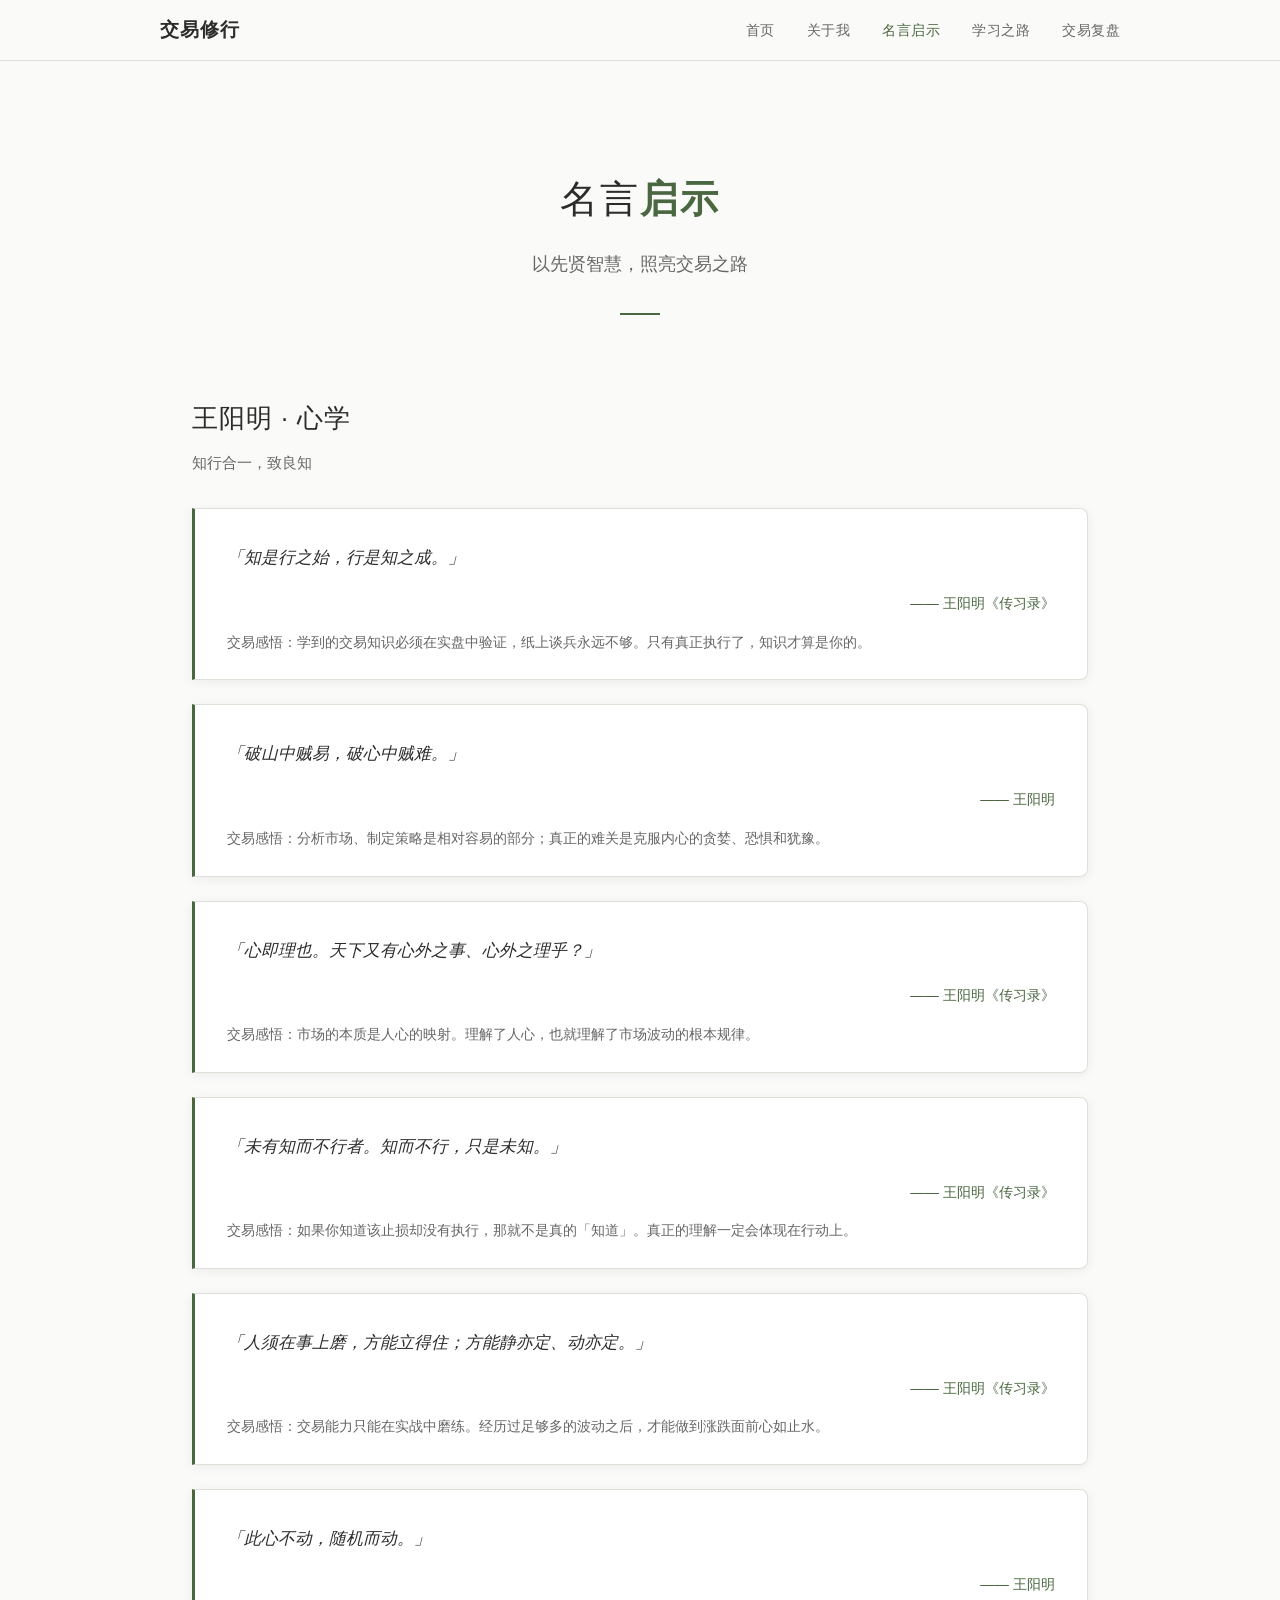
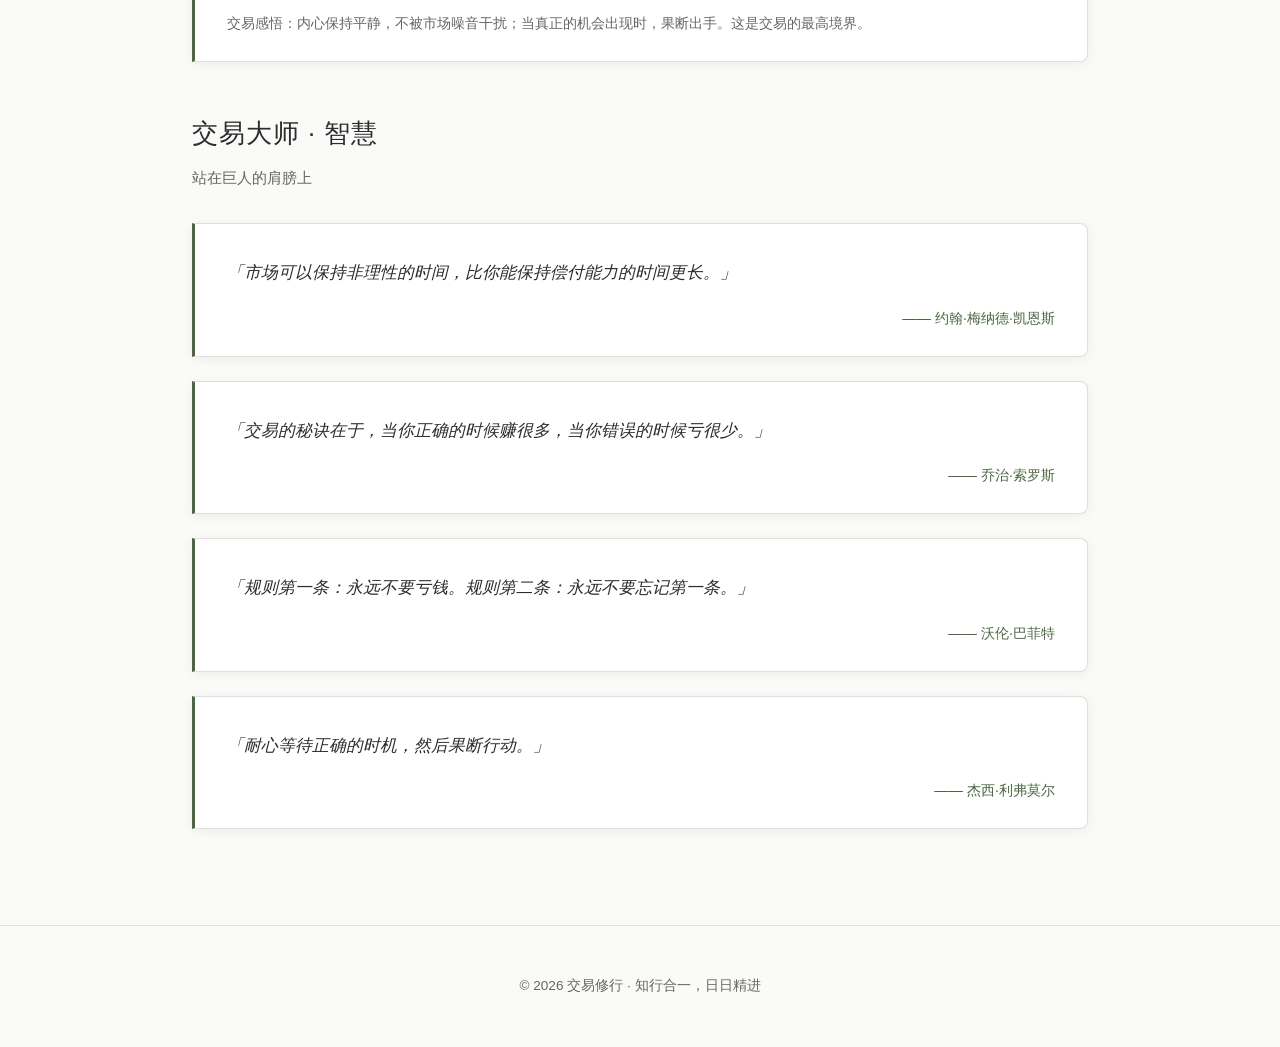
<file: quotes.html>
<!DOCTYPE html>
<html lang="zh-CN">
<head>
  <meta charset="UTF-8">
  <meta name="viewport" content="width=device-width, initial-scale=1.0">
  <title>名言启示 | 交易修行</title>
  <link rel="stylesheet" href="css/style.css">
</head>
<body>

  <nav>
    <div class="nav-inner">
      <div class="logo">交易修行</div>
      <button class="menu-toggle" onclick="document.querySelector('.nav-links').classList.toggle('open')">&#9776;</button>
      <ul class="nav-links">
        <li><a href="index.html">首页</a></li>
        <li><a href="about.html">关于我</a></li>
        <li><a href="quotes.html" class="active">名言启示</a></li>
        <li><a href="learning.html">学习之路</a></li>
        <li><a href="review.html">交易复盘</a></li>
      </ul>
    </div>
  </nav>

  <main>
    <section class="hero">
      <h1>名言<span>启示</span></h1>
      <p>以先贤智慧，照亮交易之路</p>
      <div class="divider"></div>
    </section>

    <section>
      <h2 class="section-title">王阳明 · 心学</h2>
      <p class="section-subtitle">知行合一，致良知</p>

      <div class="quotes-grid">
        <div class="quote-card">
          <blockquote>「知是行之始，行是知之成。」</blockquote>
          <p class="author">—— 王阳明《传习录》</p>
          <p style="color:var(--text-light); margin-top:0.8rem; font-size:0.9rem;">
            交易感悟：学到的交易知识必须在实盘中验证，纸上谈兵永远不够。只有真正执行了，知识才算是你的。
          </p>
        </div>

        <div class="quote-card">
          <blockquote>「破山中贼易，破心中贼难。」</blockquote>
          <p class="author">—— 王阳明</p>
          <p style="color:var(--text-light); margin-top:0.8rem; font-size:0.9rem;">
            交易感悟：分析市场、制定策略是相对容易的部分；真正的难关是克服内心的贪婪、恐惧和犹豫。
          </p>
        </div>

        <div class="quote-card">
          <blockquote>「心即理也。天下又有心外之事、心外之理乎？」</blockquote>
          <p class="author">—— 王阳明《传习录》</p>
          <p style="color:var(--text-light); margin-top:0.8rem; font-size:0.9rem;">
            交易感悟：市场的本质是人心的映射。理解了人心，也就理解了市场波动的根本规律。
          </p>
        </div>

        <div class="quote-card">
          <blockquote>「未有知而不行者。知而不行，只是未知。」</blockquote>
          <p class="author">—— 王阳明《传习录》</p>
          <p style="color:var(--text-light); margin-top:0.8rem; font-size:0.9rem;">
            交易感悟：如果你知道该止损却没有执行，那就不是真的「知道」。真正的理解一定会体现在行动上。
          </p>
        </div>

        <div class="quote-card">
          <blockquote>「人须在事上磨，方能立得住；方能静亦定、动亦定。」</blockquote>
          <p class="author">—— 王阳明《传习录》</p>
          <p style="color:var(--text-light); margin-top:0.8rem; font-size:0.9rem;">
            交易感悟：交易能力只能在实战中磨练。经历过足够多的波动之后，才能做到涨跌面前心如止水。
          </p>
        </div>

        <div class="quote-card">
          <blockquote>「此心不动，随机而动。」</blockquote>
          <p class="author">—— 王阳明</p>
          <p style="color:var(--text-light); margin-top:0.8rem; font-size:0.9rem;">
            交易感悟：内心保持平静，不被市场噪音干扰；当真正的机会出现时，果断出手。这是交易的最高境界。
          </p>
        </div>
      </div>
    </section>

    <section style="margin-top:3rem;">
      <h2 class="section-title">交易大师 · 智慧</h2>
      <p class="section-subtitle">站在巨人的肩膀上</p>

      <div class="quotes-grid">
        <div class="quote-card">
          <blockquote>「市场可以保持非理性的时间，比你能保持偿付能力的时间更长。」</blockquote>
          <p class="author">—— 约翰·梅纳德·凯恩斯</p>
        </div>

        <div class="quote-card">
          <blockquote>「交易的秘诀在于，当你正确的时候赚很多，当你错误的时候亏很少。」</blockquote>
          <p class="author">—— 乔治·索罗斯</p>
        </div>

        <div class="quote-card">
          <blockquote>「规则第一条：永远不要亏钱。规则第二条：永远不要忘记第一条。」</blockquote>
          <p class="author">—— 沃伦·巴菲特</p>
        </div>

        <div class="quote-card">
          <blockquote>「耐心等待正确的时机，然后果断行动。」</blockquote>
          <p class="author">—— 杰西·利弗莫尔</p>
        </div>
      </div>
    </section>
  </main>

  <footer>
    <p>&copy; 2026 交易修行 &middot; 知行合一，日日精进</p>
  </footer>

</body>
</html>
</file>
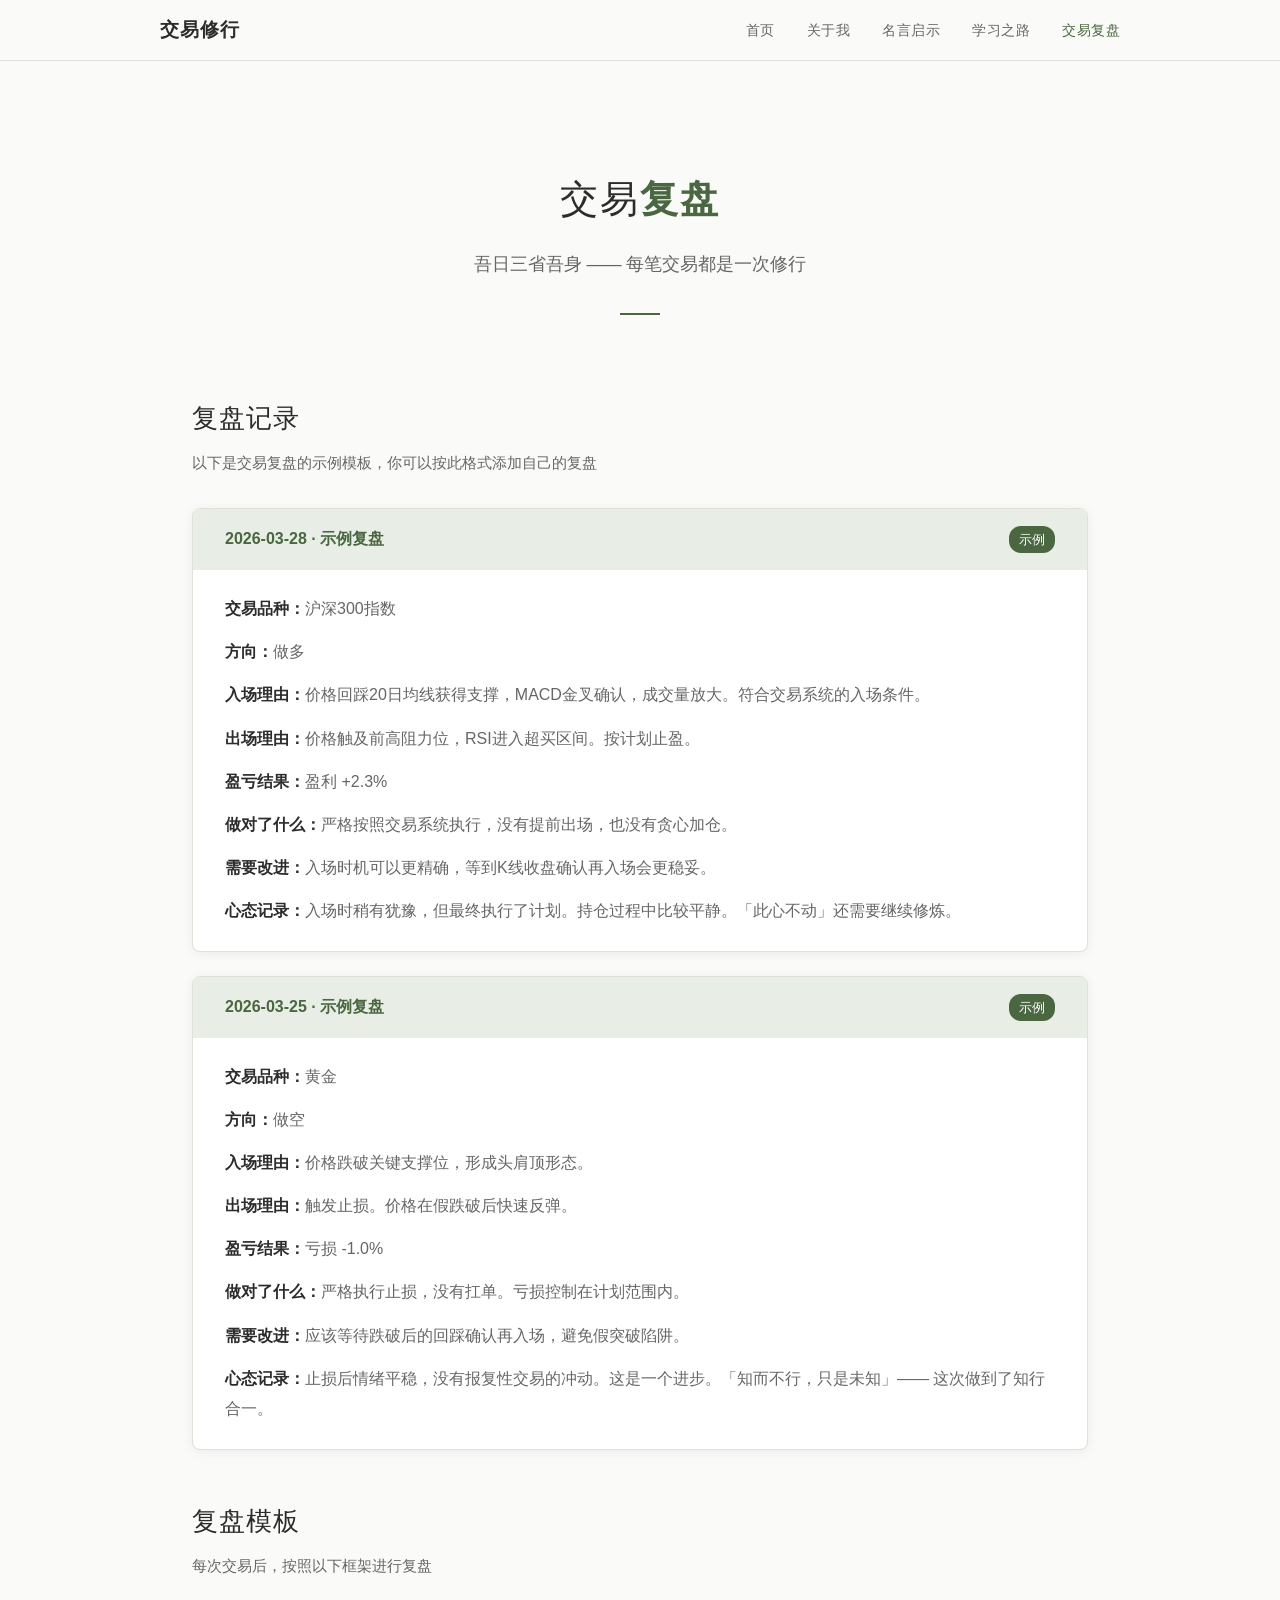
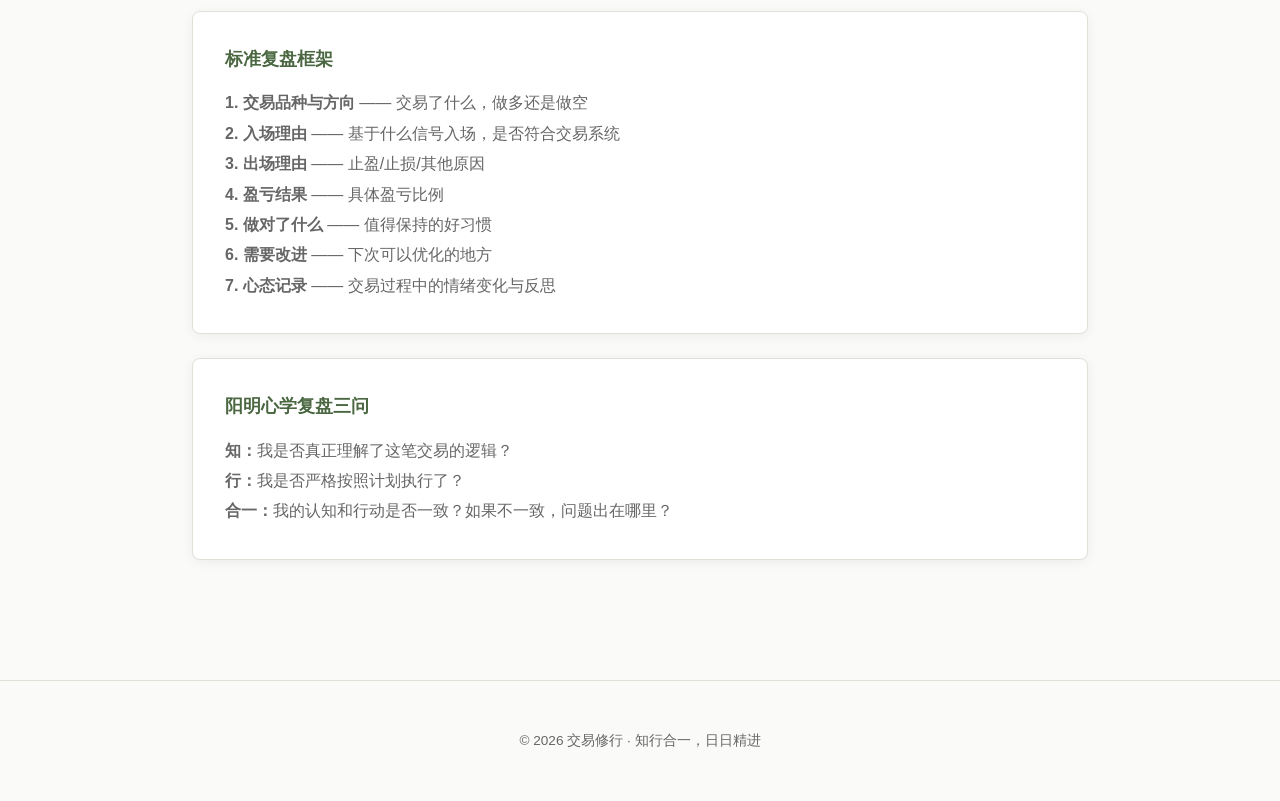
<file: review.html>
<!DOCTYPE html>
<html lang="zh-CN">
<head>
  <meta charset="UTF-8">
  <meta name="viewport" content="width=device-width, initial-scale=1.0">
  <title>交易复盘 | 交易修行</title>
  <link rel="stylesheet" href="css/style.css">
</head>
<body>

  <nav>
    <div class="nav-inner">
      <div class="logo">交易修行</div>
      <button class="menu-toggle" onclick="document.querySelector('.nav-links').classList.toggle('open')">&#9776;</button>
      <ul class="nav-links">
        <li><a href="index.html">首页</a></li>
        <li><a href="about.html">关于我</a></li>
        <li><a href="quotes.html">名言启示</a></li>
        <li><a href="learning.html">学习之路</a></li>
        <li><a href="review.html" class="active">交易复盘</a></li>
      </ul>
    </div>
  </nav>

  <main>
    <section class="hero">
      <h1>交易<span>复盘</span></h1>
      <p>吾日三省吾身 —— 每笔交易都是一次修行</p>
      <div class="divider"></div>
    </section>

    <section>
      <h2 class="section-title">复盘记录</h2>
      <p class="section-subtitle">以下是交易复盘的示例模板，你可以按此格式添加自己的复盘</p>

      <div class="review-list">

        <!-- 复盘示例 1 -->
        <div class="review-card">
          <div class="review-header">
            <h3>2026-03-28 · 示例复盘</h3>
            <span class="tag">示例</span>
          </div>
          <div class="review-body">
            <p><strong>交易品种：</strong>沪深300指数</p>
            <p><strong>方向：</strong>做多</p>
            <p><strong>入场理由：</strong>价格回踩20日均线获得支撑，MACD金叉确认，成交量放大。符合交易系统的入场条件。</p>
            <p><strong>出场理由：</strong>价格触及前高阻力位，RSI进入超买区间。按计划止盈。</p>
            <p><strong>盈亏结果：</strong>盈利 +2.3%</p>
            <p><strong>做对了什么：</strong>严格按照交易系统执行，没有提前出场，也没有贪心加仓。</p>
            <p><strong>需要改进：</strong>入场时机可以更精确，等到K线收盘确认再入场会更稳妥。</p>
            <p><strong>心态记录：</strong>入场时稍有犹豫，但最终执行了计划。持仓过程中比较平静。「此心不动」还需要继续修炼。</p>
          </div>
        </div>

        <!-- 复盘示例 2 -->
        <div class="review-card">
          <div class="review-header">
            <h3>2026-03-25 · 示例复盘</h3>
            <span class="tag">示例</span>
          </div>
          <div class="review-body">
            <p><strong>交易品种：</strong>黄金</p>
            <p><strong>方向：</strong>做空</p>
            <p><strong>入场理由：</strong>价格跌破关键支撑位，形成头肩顶形态。</p>
            <p><strong>出场理由：</strong>触发止损。价格在假跌破后快速反弹。</p>
            <p><strong>盈亏结果：</strong>亏损 -1.0%</p>
            <p><strong>做对了什么：</strong>严格执行止损，没有扛单。亏损控制在计划范围内。</p>
            <p><strong>需要改进：</strong>应该等待跌破后的回踩确认再入场，避免假突破陷阱。</p>
            <p><strong>心态记录：</strong>止损后情绪平稳，没有报复性交易的冲动。这是一个进步。「知而不行，只是未知」—— 这次做到了知行合一。</p>
          </div>
        </div>

      </div>
    </section>

    <!-- 复盘模板 -->
    <section style="margin-top:3rem;">
      <h2 class="section-title">复盘模板</h2>
      <p class="section-subtitle">每次交易后，按照以下框架进行复盘</p>

      <div class="card">
        <h3>标准复盘框架</h3>
        <p>
          <strong>1. 交易品种与方向</strong> —— 交易了什么，做多还是做空<br>
          <strong>2. 入场理由</strong> —— 基于什么信号入场，是否符合交易系统<br>
          <strong>3. 出场理由</strong> —— 止盈/止损/其他原因<br>
          <strong>4. 盈亏结果</strong> —— 具体盈亏比例<br>
          <strong>5. 做对了什么</strong> —— 值得保持的好习惯<br>
          <strong>6. 需要改进</strong> —— 下次可以优化的地方<br>
          <strong>7. 心态记录</strong> —— 交易过程中的情绪变化与反思
        </p>
      </div>

      <div class="card">
        <h3>阳明心学复盘三问</h3>
        <p>
          <strong>知：</strong>我是否真正理解了这笔交易的逻辑？<br>
          <strong>行：</strong>我是否严格按照计划执行了？<br>
          <strong>合一：</strong>我的认知和行动是否一致？如果不一致，问题出在哪里？
        </p>
      </div>
    </section>
  </main>

  <footer>
    <p>&copy; 2026 交易修行 &middot; 知行合一，日日精进</p>
  </footer>

</body>
</html>
</file>
<file: css/style.css>
/* ===== 全局样式 ===== */
* {
  margin: 0;
  padding: 0;
  box-sizing: border-box;
}

:root {
  --bg: #fafaf8;
  --text: #2c2c2c;
  --text-light: #666;
  --accent: #4a6741;
  --accent-light: #e8ede6;
  --border: #e0e0d8;
  --card-bg: #fff;
  --shadow: 0 2px 12px rgba(0,0,0,0.06);
}

body {
  font-family: "PingFang SC", "Hiragino Sans GB", "Microsoft YaHei", sans-serif;
  background: var(--bg);
  color: var(--text);
  line-height: 1.8;
  font-size: 16px;
}

a {
  color: var(--accent);
  text-decoration: none;
  transition: opacity 0.2s;
}
a:hover { opacity: 0.7; }

/* ===== 导航栏 ===== */
nav {
  position: fixed;
  top: 0;
  width: 100%;
  background: rgba(250,250,248,0.95);
  backdrop-filter: blur(10px);
  border-bottom: 1px solid var(--border);
  z-index: 100;
  padding: 0 2rem;
}

nav .nav-inner {
  max-width: 960px;
  margin: 0 auto;
  display: flex;
  align-items: center;
  justify-content: space-between;
  height: 60px;
}

nav .logo {
  font-size: 1.2rem;
  font-weight: 600;
  color: var(--text);
  letter-spacing: 1px;
}

nav .nav-links {
  display: flex;
  gap: 2rem;
  list-style: none;
}

nav .nav-links a {
  color: var(--text-light);
  font-size: 0.9rem;
  letter-spacing: 0.5px;
  transition: color 0.2s;
}

nav .nav-links a:hover,
nav .nav-links a.active {
  color: var(--accent);
  opacity: 1;
}

.menu-toggle {
  display: none;
  background: none;
  border: none;
  font-size: 1.5rem;
  cursor: pointer;
  color: var(--text);
}

/* ===== 主体内容 ===== */
main {
  max-width: 960px;
  margin: 0 auto;
  padding: 100px 2rem 4rem;
}

/* ===== Hero 区域 ===== */
.hero {
  text-align: center;
  padding: 4rem 0 3rem;
}

.hero h1 {
  font-size: 2.4rem;
  font-weight: 300;
  margin-bottom: 1rem;
  letter-spacing: 2px;
}

.hero h1 span {
  font-weight: 600;
  color: var(--accent);
}

.hero p {
  color: var(--text-light);
  font-size: 1.1rem;
  max-width: 600px;
  margin: 0 auto;
}

.divider {
  width: 40px;
  height: 2px;
  background: var(--accent);
  margin: 2rem auto;
}

/* ===== 区块标题 ===== */
.section-title {
  font-size: 1.6rem;
  font-weight: 400;
  margin-bottom: 0.5rem;
  letter-spacing: 1px;
}

.section-subtitle {
  color: var(--text-light);
  font-size: 0.95rem;
  margin-bottom: 2rem;
}

/* ===== 卡片 ===== */
.card {
  background: var(--card-bg);
  border: 1px solid var(--border);
  border-radius: 8px;
  padding: 2rem;
  margin-bottom: 1.5rem;
  box-shadow: var(--shadow);
}

.card h3 {
  font-size: 1.1rem;
  font-weight: 600;
  margin-bottom: 0.8rem;
  color: var(--accent);
}

.card p {
  color: var(--text-light);
  line-height: 1.9;
}

/* ===== 名言卡片 ===== */
.quotes-grid {
  display: grid;
  grid-template-columns: 1fr;
  gap: 1.5rem;
}

.quote-card {
  background: var(--card-bg);
  border: 1px solid var(--border);
  border-left: 3px solid var(--accent);
  border-radius: 0 8px 8px 0;
  padding: 2rem 2rem 1.5rem;
  box-shadow: var(--shadow);
}

.quote-card blockquote {
  font-size: 1.05rem;
  line-height: 2;
  color: var(--text);
  margin-bottom: 1rem;
  font-style: italic;
}

.quote-card .author {
  text-align: right;
  color: var(--accent);
  font-size: 0.9rem;
  font-weight: 500;
}

/* ===== 时间线 ===== */
.timeline {
  position: relative;
  padding-left: 2rem;
}

.timeline::before {
  content: '';
  position: absolute;
  left: 0;
  top: 0;
  bottom: 0;
  width: 2px;
  background: var(--border);
}

.timeline-item {
  position: relative;
  margin-bottom: 2.5rem;
}

.timeline-item::before {
  content: '';
  position: absolute;
  left: -2rem;
  top: 0.6rem;
  width: 10px;
  height: 10px;
  border-radius: 50%;
  background: var(--accent);
  transform: translateX(-4px);
}

.timeline-item .date {
  font-size: 0.85rem;
  color: var(--accent);
  font-weight: 500;
  margin-bottom: 0.3rem;
}

.timeline-item h3 {
  font-size: 1.05rem;
  font-weight: 600;
  margin-bottom: 0.5rem;
}

.timeline-item p {
  color: var(--text-light);
  font-size: 0.95rem;
}

/* ===== 复盘模块 ===== */
.review-list {
  display: flex;
  flex-direction: column;
  gap: 1.5rem;
}

.review-card {
  background: var(--card-bg);
  border: 1px solid var(--border);
  border-radius: 8px;
  overflow: hidden;
  box-shadow: var(--shadow);
}

.review-card .review-header {
  background: var(--accent-light);
  padding: 1rem 2rem;
  display: flex;
  justify-content: space-between;
  align-items: center;
}

.review-card .review-header h3 {
  font-size: 1rem;
  font-weight: 600;
  color: var(--accent);
}

.review-card .review-header .tag {
  font-size: 0.8rem;
  background: var(--accent);
  color: #fff;
  padding: 2px 10px;
  border-radius: 12px;
}

.review-card .review-body {
  padding: 1.5rem 2rem;
}

.review-card .review-body p {
  color: var(--text-light);
  margin-bottom: 0.8rem;
  line-height: 1.9;
}

.review-card .review-body p:last-child {
  margin-bottom: 0;
}

.review-card .review-body strong {
  color: var(--text);
}

/* ===== 页脚 ===== */
footer {
  text-align: center;
  padding: 3rem 2rem;
  border-top: 1px solid var(--border);
  color: var(--text-light);
  font-size: 0.85rem;
  margin-top: 2rem;
}

/* ===== 响应式 ===== */
@media (max-width: 640px) {
  .hero h1 { font-size: 1.8rem; }
  main { padding: 80px 1.2rem 3rem; }
  nav .nav-links { display: none; }
  nav .nav-links.open {
    display: flex;
    flex-direction: column;
    position: absolute;
    top: 60px;
    left: 0;
    right: 0;
    background: rgba(250,250,248,0.98);
    padding: 1rem 2rem;
    gap: 1rem;
    border-bottom: 1px solid var(--border);
  }
  .menu-toggle { display: block; }
}
</file>
